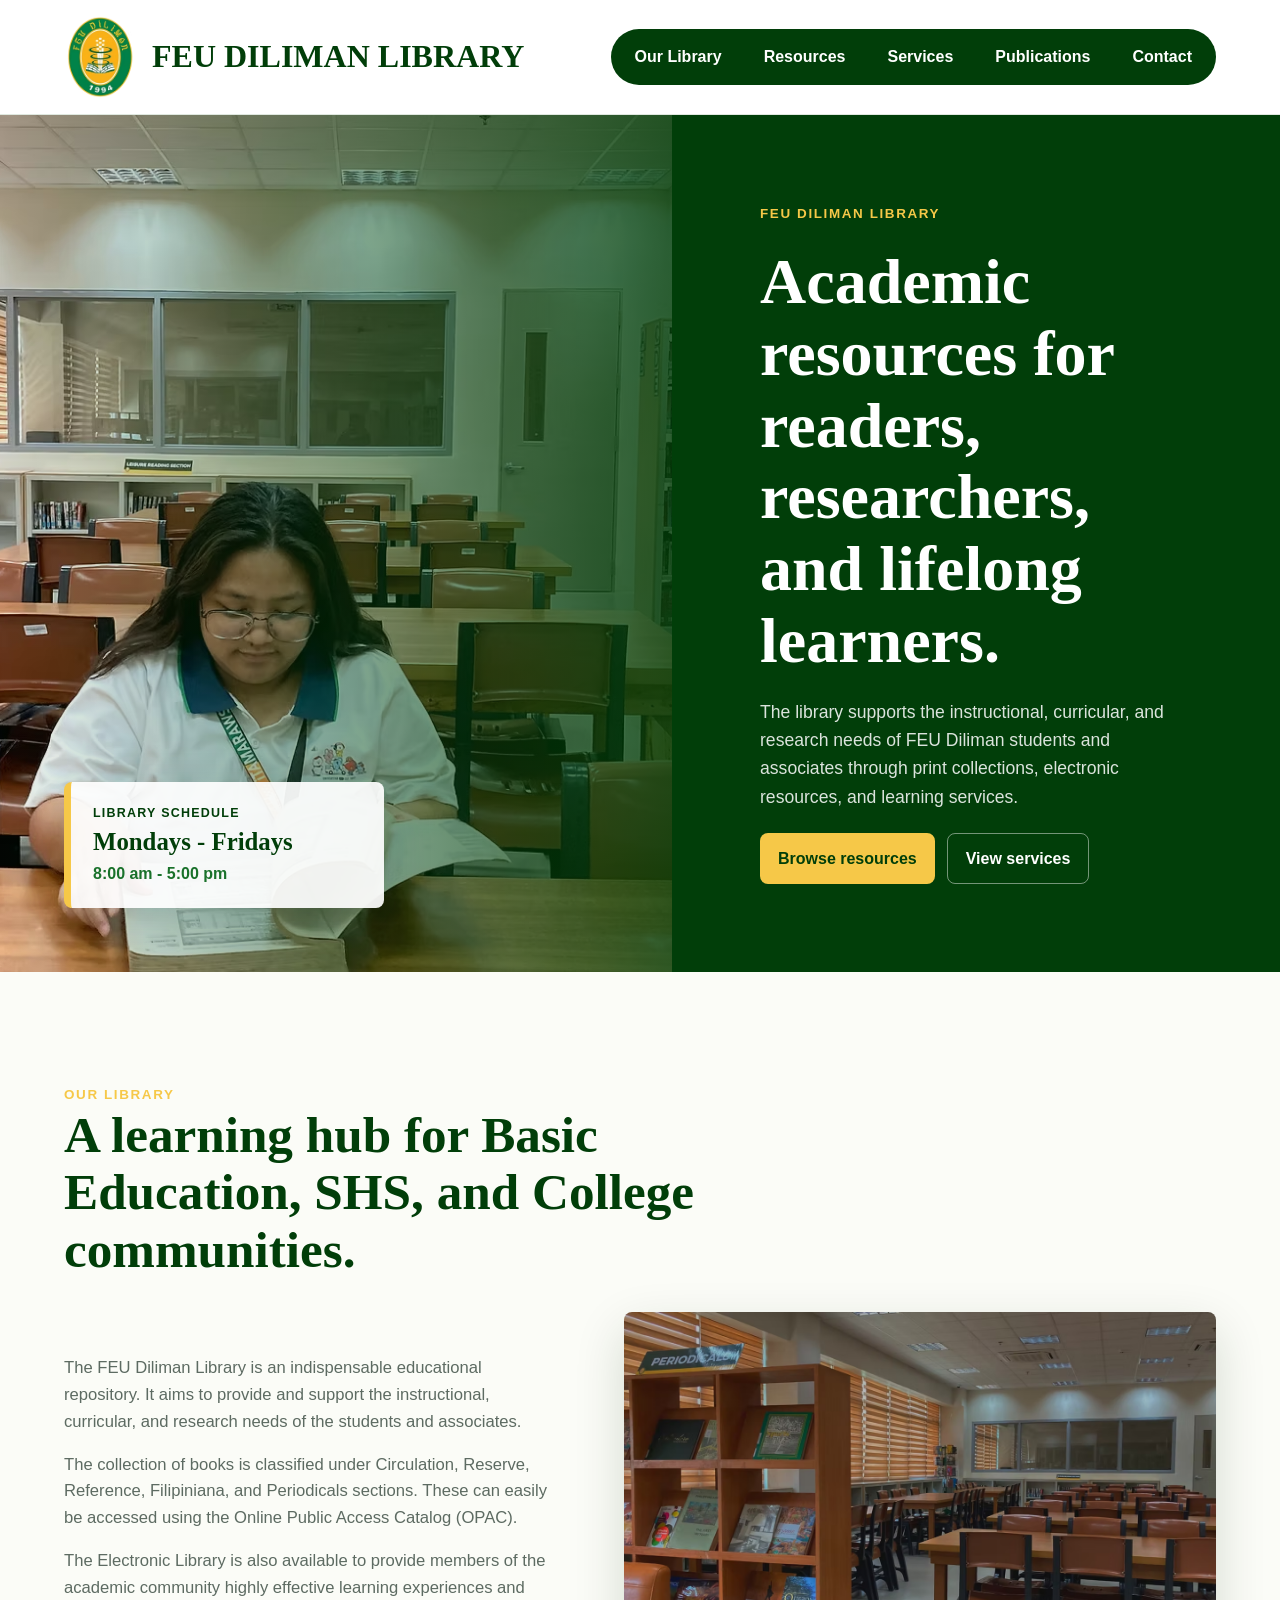
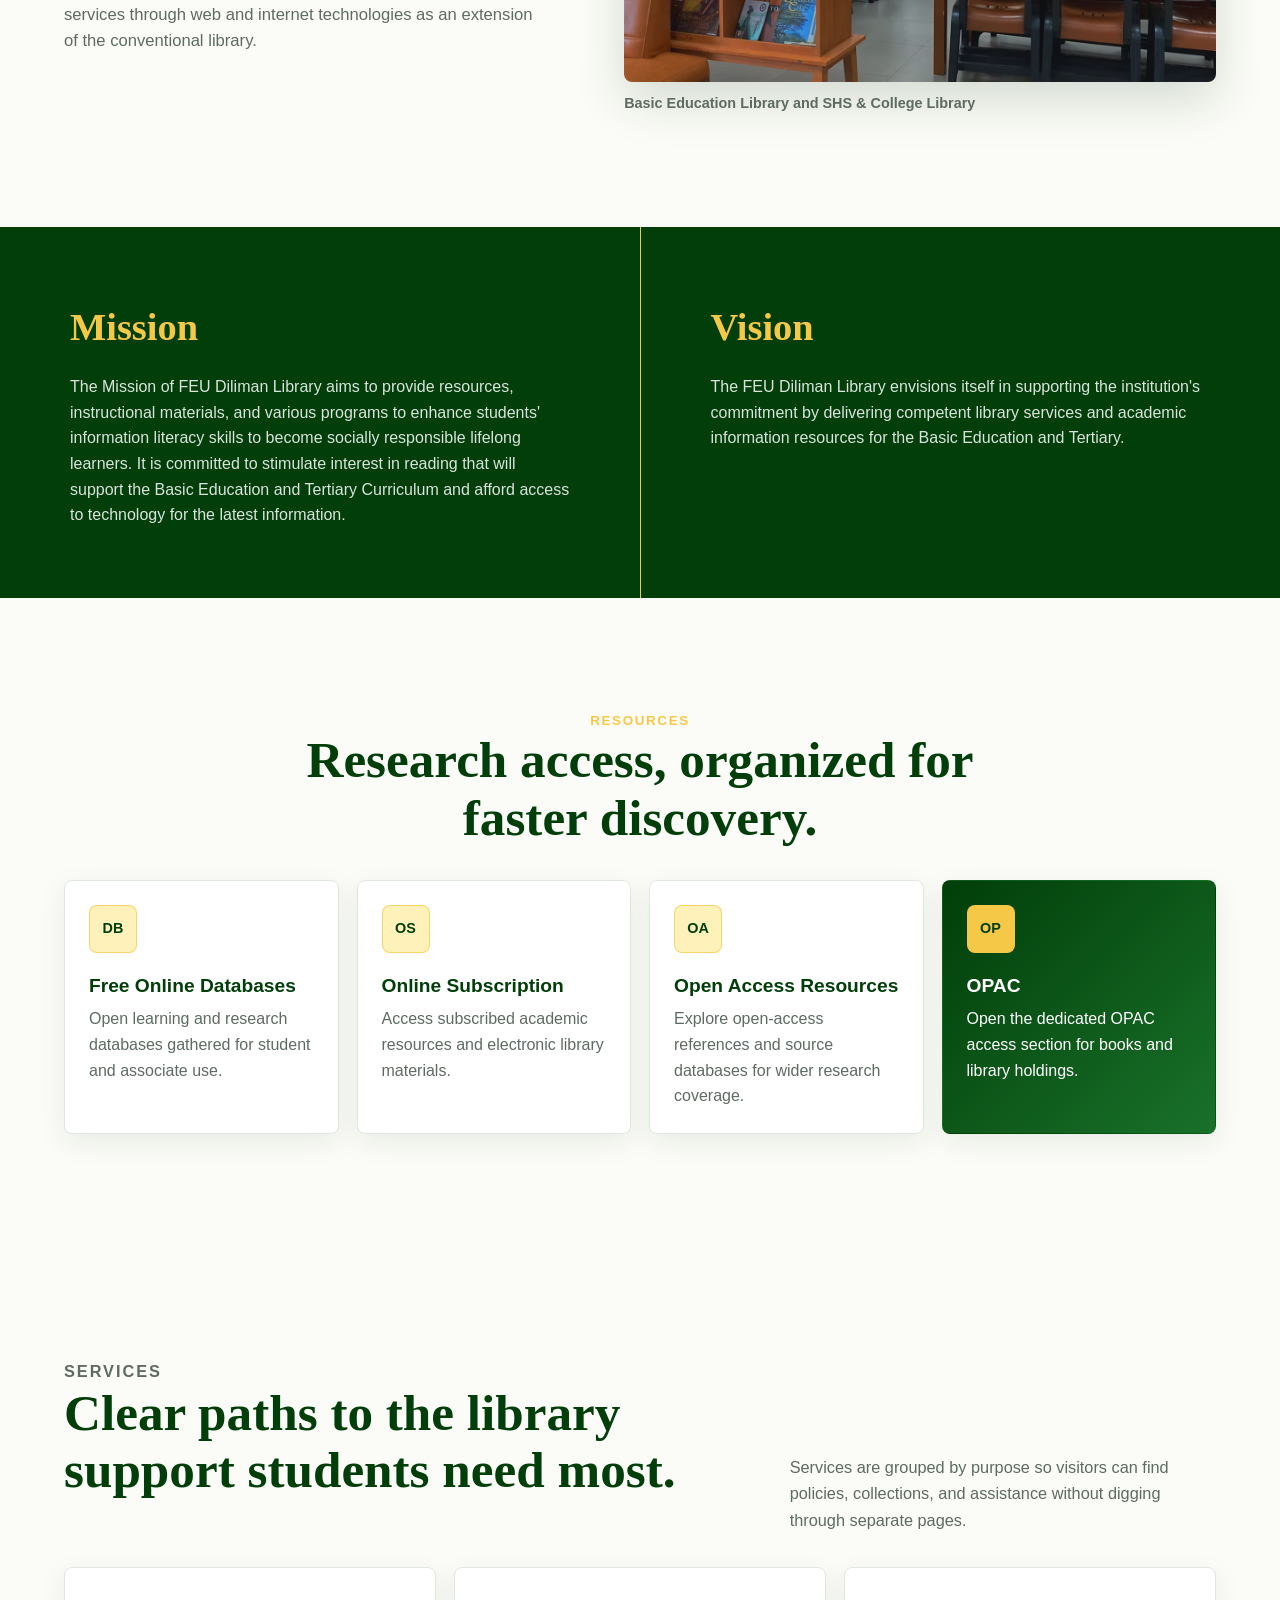
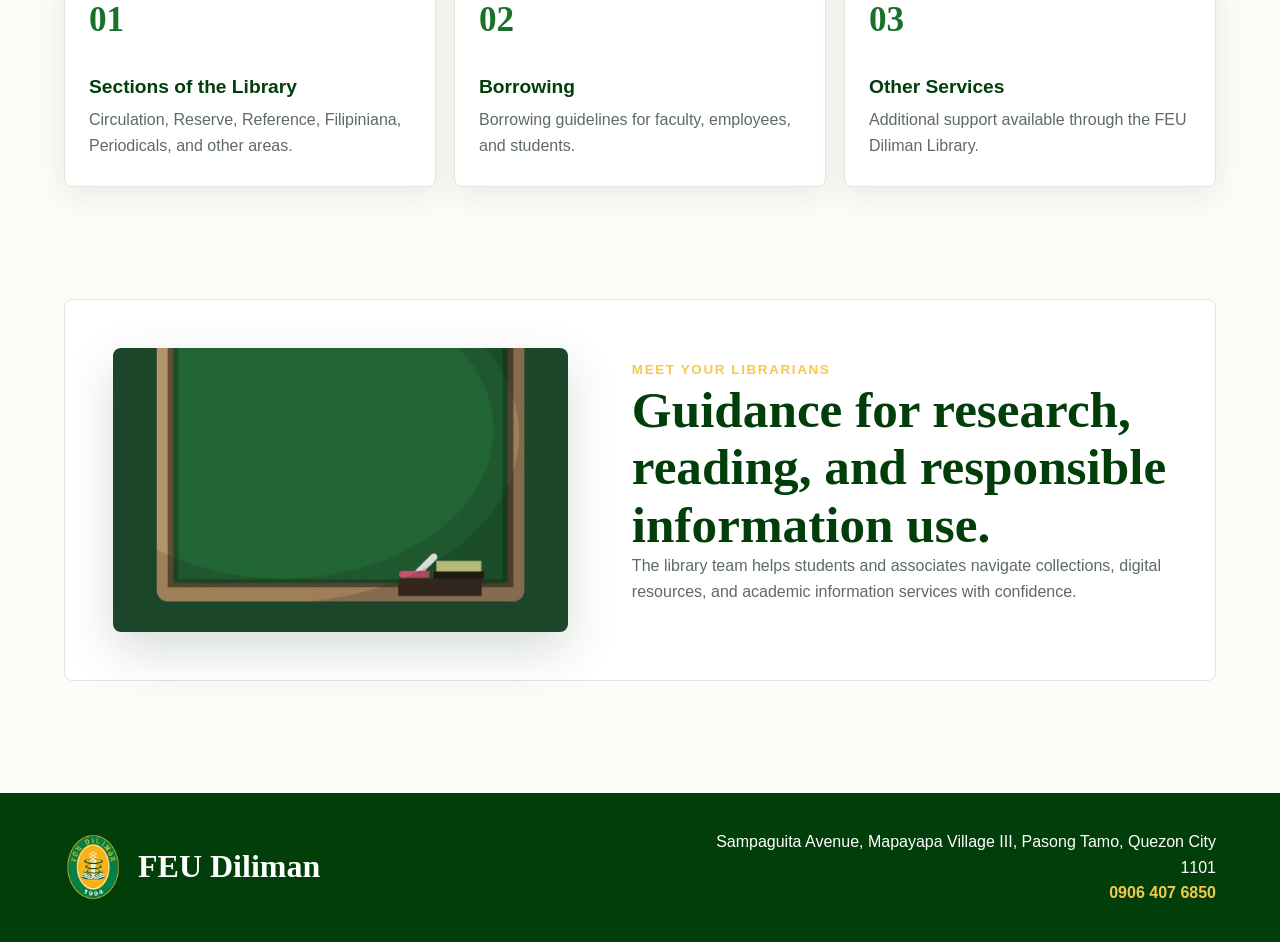
<file: index.html>
<!doctype html>
<html lang="en">
  <head>
    <meta charset="utf-8">
    <meta name="viewport" content="width=device-width, initial-scale=1">
    <title>FEU Diliman Library</title>
    <meta name="description" content="FEU Diliman Library resources, services, schedule, mission, and contact information.">
    <link rel="icon" type="image/svg+xml" href="favicon.svg">
    <link rel="stylesheet" href="styles.css">
  </head>
  <body>
    <header class="site-header">
      <a class="brand" href="index.html#top" aria-label="FEU Diliman Library home">
        <img src="assets/feu-logo.avif" alt="FEU Diliman logo" width="82" height="93">
        <span>FEU Diliman Library</span>
      </a>

      <button class="nav-toggle" type="button" aria-expanded="false" aria-controls="site-nav">
        <span class="sr-only">Open navigation</span>
        <span></span>
        <span></span>
        <span></span>
      </button>

      <nav class="site-nav" id="site-nav" aria-label="Primary navigation">
        <a href="index.html#about">Our Library</a>
        <div class="nav-group">
          <a class="nav-parent" href="resources.html">Resources</a>
          <div class="nav-submenu" aria-label="Resources pages">
            <a href="free-online-databases.html">Free Online Databases</a>
            <a href="online-subscription.html">Online Subscription</a>
            <a href="open-source-databases.html">Open Access Resources</a>
          </div>
        </div>
        <div class="nav-group">
          <a class="nav-parent" href="services.html">Services</a>
          <div class="nav-submenu" aria-label="Services pages">
            <a href="sections-of-the-library.html">Library Sections</a>
            <a href="borrowing.html">Borrowing</a>
            <a href="other-services.html">Other Services</a>
          </div>
        </div>
        <a href="publications.html">Publications</a>
        <a href="index.html#contact">Contact</a>
      </nav>
    </header>

    <main id="top">
      <section class="hero" aria-labelledby="hero-title">
        <div class="hero-media">
          <img src="assets/library-hero.avif" alt="FEU Diliman Library interior">
        </div>
        <div class="hero-copy">
          <p class="eyebrow">FEU Diliman Library</p>
          <h1 id="hero-title">Academic resources for readers, researchers, and lifelong learners.</h1>
          <p>
            The library supports the instructional, curricular, and research needs of FEU Diliman
            students and associates through print collections, electronic resources, and learning services.
          </p>
          <div class="hero-actions" aria-label="Quick actions">
            <a class="button primary" href="resources.html">Browse resources</a>
            <a class="button secondary" href="services.html">View services</a>
          </div>
        </div>
        <aside class="schedule-card" aria-label="Library schedule">
          <span>Library Schedule</span>
          <strong>Mondays - Fridays</strong>
          <em>8:00 am - 5:00 pm</em>
        </aside>
      </section>

      <section class="section intro" id="about" aria-labelledby="about-title">
        <div class="section-heading">
          <p class="eyebrow">Our Library</p>
          <h2 id="about-title">A learning hub for Basic Education, SHS, and College communities.</h2>
        </div>
        <div class="intro-grid">
          <article>
            <p>
              The FEU Diliman Library is an indispensable educational repository. It aims to provide
              and support the instructional, curricular, and research needs of the students and associates.
            </p>
            <p>
              The collection of books is classified under Circulation, Reserve, Reference, Filipiniana,
              and Periodicals sections. These can easily be accessed using the Online Public Access
              Catalog (OPAC).
            </p>
            <p>
              The Electronic Library is also available to provide members of the academic community highly
              effective learning experiences and services through web and internet technologies as an
              extension of the conventional library.
            </p>
          </article>
          <figure>
            <img src="assets/library-spaces.avif" alt="Library shelves and study areas">
            <figcaption>Basic Education Library and SHS & College Library</figcaption>
          </figure>
        </div>
      </section>

      <section class="band" aria-label="Mission and vision">
        <article>
          <span>Mission</span>
          <p>
            The Mission of FEU Diliman Library aims to provide resources, instructional materials, and
            various programs to enhance students' information literacy skills to become socially responsible
            lifelong learners. It is committed to stimulate interest in reading that will support the Basic
            Education and Tertiary Curriculum and afford access to technology for the latest information.
          </p>
        </article>
        <article>
          <span>Vision</span>
          <p>
            The FEU Diliman Library envisions itself in supporting the institution's commitment by delivering
            competent library services and academic information resources for the Basic Education and Tertiary.
          </p>
        </article>
      </section>

      <section class="section resources" id="resources" aria-labelledby="resources-title">
        <div class="section-heading center">
          <p class="eyebrow">Resources</p>
          <h2 id="resources-title">Research access, organized for faster discovery.</h2>
        </div>
        <div class="cards three">
          <a class="card link-card" href="free-online-databases.html">
            <span class="card-icon">DB</span>
            <h3>Free Online Databases</h3>
            <p>Open learning and research databases gathered for student and associate use.</p>
          </a>
          <a class="card link-card" href="online-subscription.html">
            <span class="card-icon">OS</span>
            <h3>Online Subscription</h3>
            <p>Access subscribed academic resources and electronic library materials.</p>
          </a>
          <a class="card link-card" href="open-source-databases.html">
            <span class="card-icon">OA</span>
            <h3>Open Access Resources</h3>
            <p>Explore open-access references and source databases for wider research coverage.</p>
          </a>
          <a class="card link-card opac" href="resources.html#opac">
            <span class="card-icon">OP</span>
            <h3>OPAC</h3>
            <p>Open the dedicated OPAC access section for books and library holdings.</p>
          </a>
        </div>
      </section>

      <section class="section services" id="services" aria-labelledby="services-title">
        <div class="split">
          <div class="section-heading">
            <p class="eyebrow">Services</p>
            <h2 id="services-title">Clear paths to the library support students need most.</h2>
          </div>
          <p>
            Services are grouped by purpose so visitors can find policies, collections, and assistance
            without digging through separate pages.
          </p>
        </div>
        <div class="cards">
          <a class="card service-card" href="sections-of-the-library.html">
            <span>01</span>
            <h3>Sections of the Library</h3>
            <p>Circulation, Reserve, Reference, Filipiniana, Periodicals, and other areas.</p>
          </a>
          <a class="card service-card" href="borrowing.html">
            <span>02</span>
            <h3>Borrowing</h3>
            <p>Borrowing guidelines for faculty, employees, and students.</p>
          </a>
          <a class="card service-card" href="other-services.html">
            <span>03</span>
            <h3>Other Services</h3>
            <p>Additional support available through the FEU Diliman Library.</p>
          </a>
        </div>
      </section>

      <section class="feature-panel" aria-labelledby="librarians-title">
        <img src="assets/library-study.avif" alt="Library reading and study area">
        <div>
          <p class="eyebrow">Meet your Librarians</p>
          <h2 id="librarians-title">Guidance for research, reading, and responsible information use.</h2>
          <p>
            The library team helps students and associates navigate collections, digital resources,
            and academic information services with confidence.
          </p>
        </div>
      </section>
    </main>

    <footer class="site-footer" id="contact">
      <div>
        <img src="assets/feu-logo.avif" alt="" width="58" height="66">
        <h2>FEU Diliman</h2>
      </div>
      <address>
        Sampaguita Avenue, Mapayapa Village III, Pasong Tamo, Quezon City 1101<br>
        <a href="tel:+639064076850">0906 407 6850</a>
      </address>
    </footer>

    <script src="script.js"></script>
  </body>
</html>
</file>
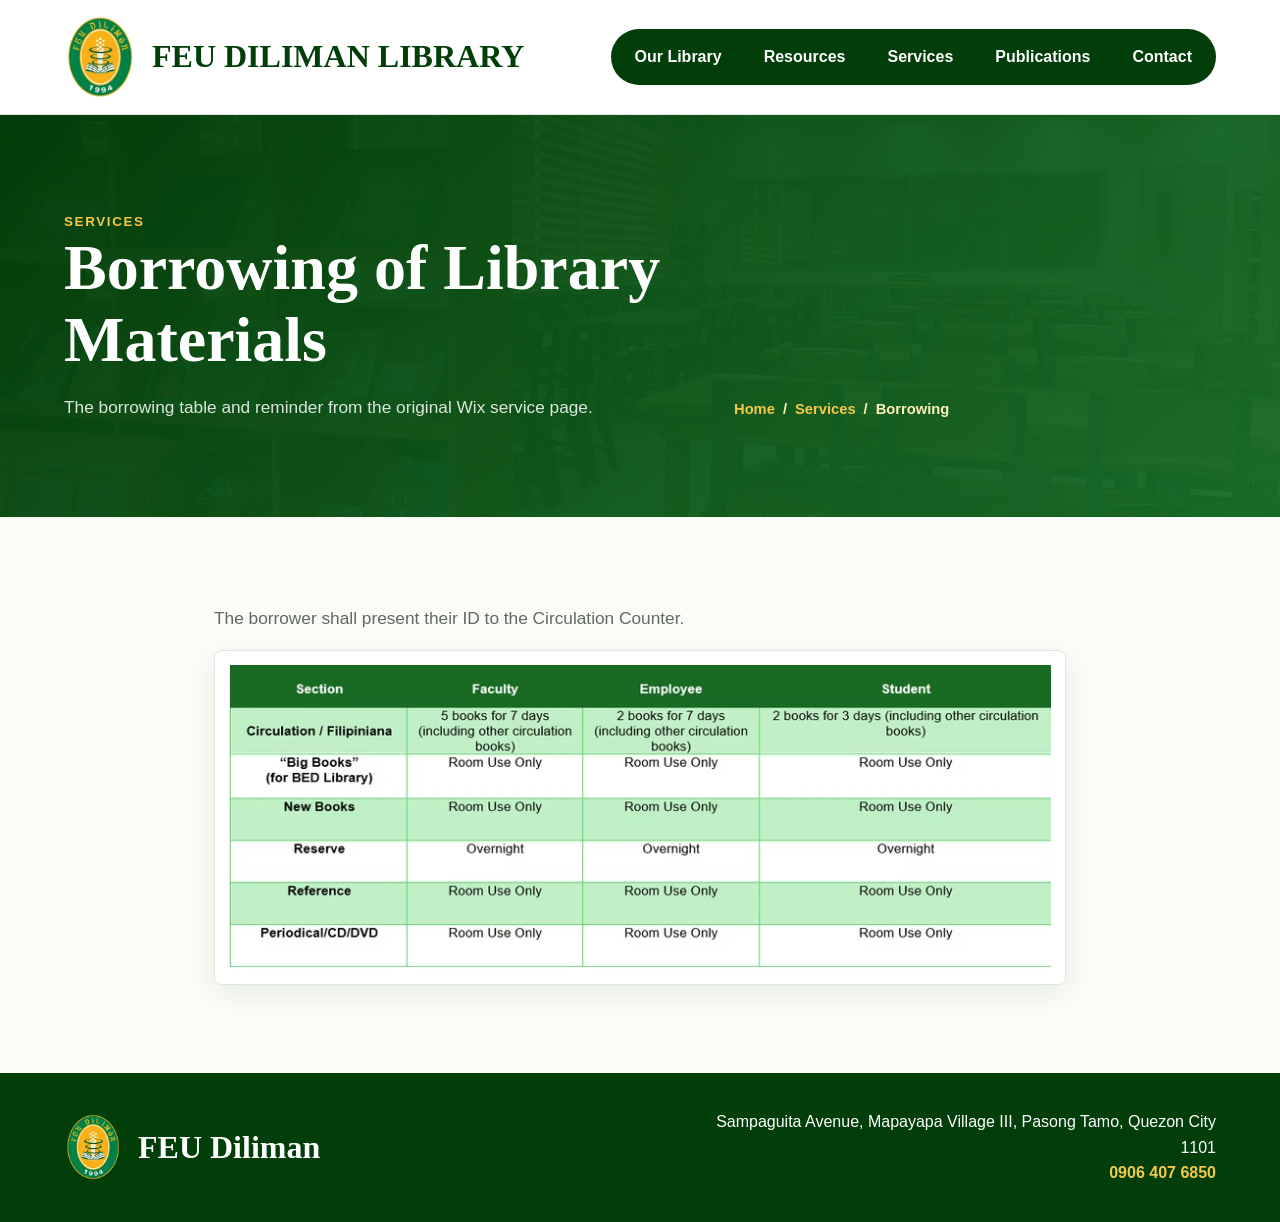
<file: borrowing.html>
<!doctype html>
<html lang="en">
  <head>
    <meta charset="utf-8">
    <meta name="viewport" content="width=device-width, initial-scale=1">
    <title>Borrowing | FEU Diliman Library</title>
    <meta name="description" content="Borrowing of library materials at FEU Diliman Library.">
    <link rel="icon" type="image/svg+xml" href="favicon.svg">
    <link rel="stylesheet" href="styles.css">
  </head>
  <body>
    <header class="site-header">
      <a class="brand" href="index.html#top" aria-label="FEU Diliman Library home">
        <img src="assets/feu-logo.avif" alt="FEU Diliman logo" width="82" height="93">
        <span>FEU Diliman Library</span>
      </a>
      <button class="nav-toggle" type="button" aria-expanded="false" aria-controls="site-nav">
        <span class="sr-only">Open navigation</span><span></span><span></span><span></span>
      </button>
      <nav class="site-nav" id="site-nav" aria-label="Primary navigation">
        <a href="index.html#about">Our Library</a>
        <div class="nav-group">
          <a class="nav-parent" href="resources.html">Resources</a>
          <div class="nav-submenu" aria-label="Resources pages">
            <a href="free-online-databases.html">Free Online Databases</a>
            <a href="online-subscription.html">Online Subscription</a>
            <a href="open-source-databases.html">Open Access Resources</a>
          </div>
        </div>
        <div class="nav-group">
          <a class="nav-parent" href="services.html">Services</a>
          <div class="nav-submenu" aria-label="Services pages">
            <a href="sections-of-the-library.html">Library Sections</a>
            <a href="borrowing.html">Borrowing</a>
            <a href="other-services.html">Other Services</a>
          </div>
        </div>
        <a href="publications.html">Publications</a>
        <a href="index.html#contact">Contact</a>
      </nav>
    </header>

    <main>
      <section class="page-hero">
        <div>
          <p class="eyebrow">Services</p>
          <h1>Borrowing of Library Materials</h1>
          <p>The borrowing table and reminder from the original Wix service page.</p>
        </div>
        <nav class="crumbs" aria-label="Breadcrumb">
          <a href="index.html">Home</a><span>/</span><a href="services.html">Services</a><span>/</span><span>Borrowing</span>
        </nav>
      </section>

      <section class="page-section narrow">
        <p class="lead">The borrower shall present their ID to the Circulation Counter.</p>
        <div class="media-table" aria-label="Borrowing table image from source page">
          <img src="assets/borrowing-table.avif" alt="Borrowing table for faculty, employees, and students">
        </div>
      </section>
    </main>

    <footer class="site-footer" id="contact">
      <div><img src="assets/feu-logo.avif" alt="" width="58" height="66"><h2>FEU Diliman</h2></div>
      <address>Sampaguita Avenue, Mapayapa Village III, Pasong Tamo, Quezon City 1101<br><a href="tel:+639064076850">0906 407 6850</a></address>
    </footer>
    <script src="script.js"></script>
  </body>
</html>
</file>
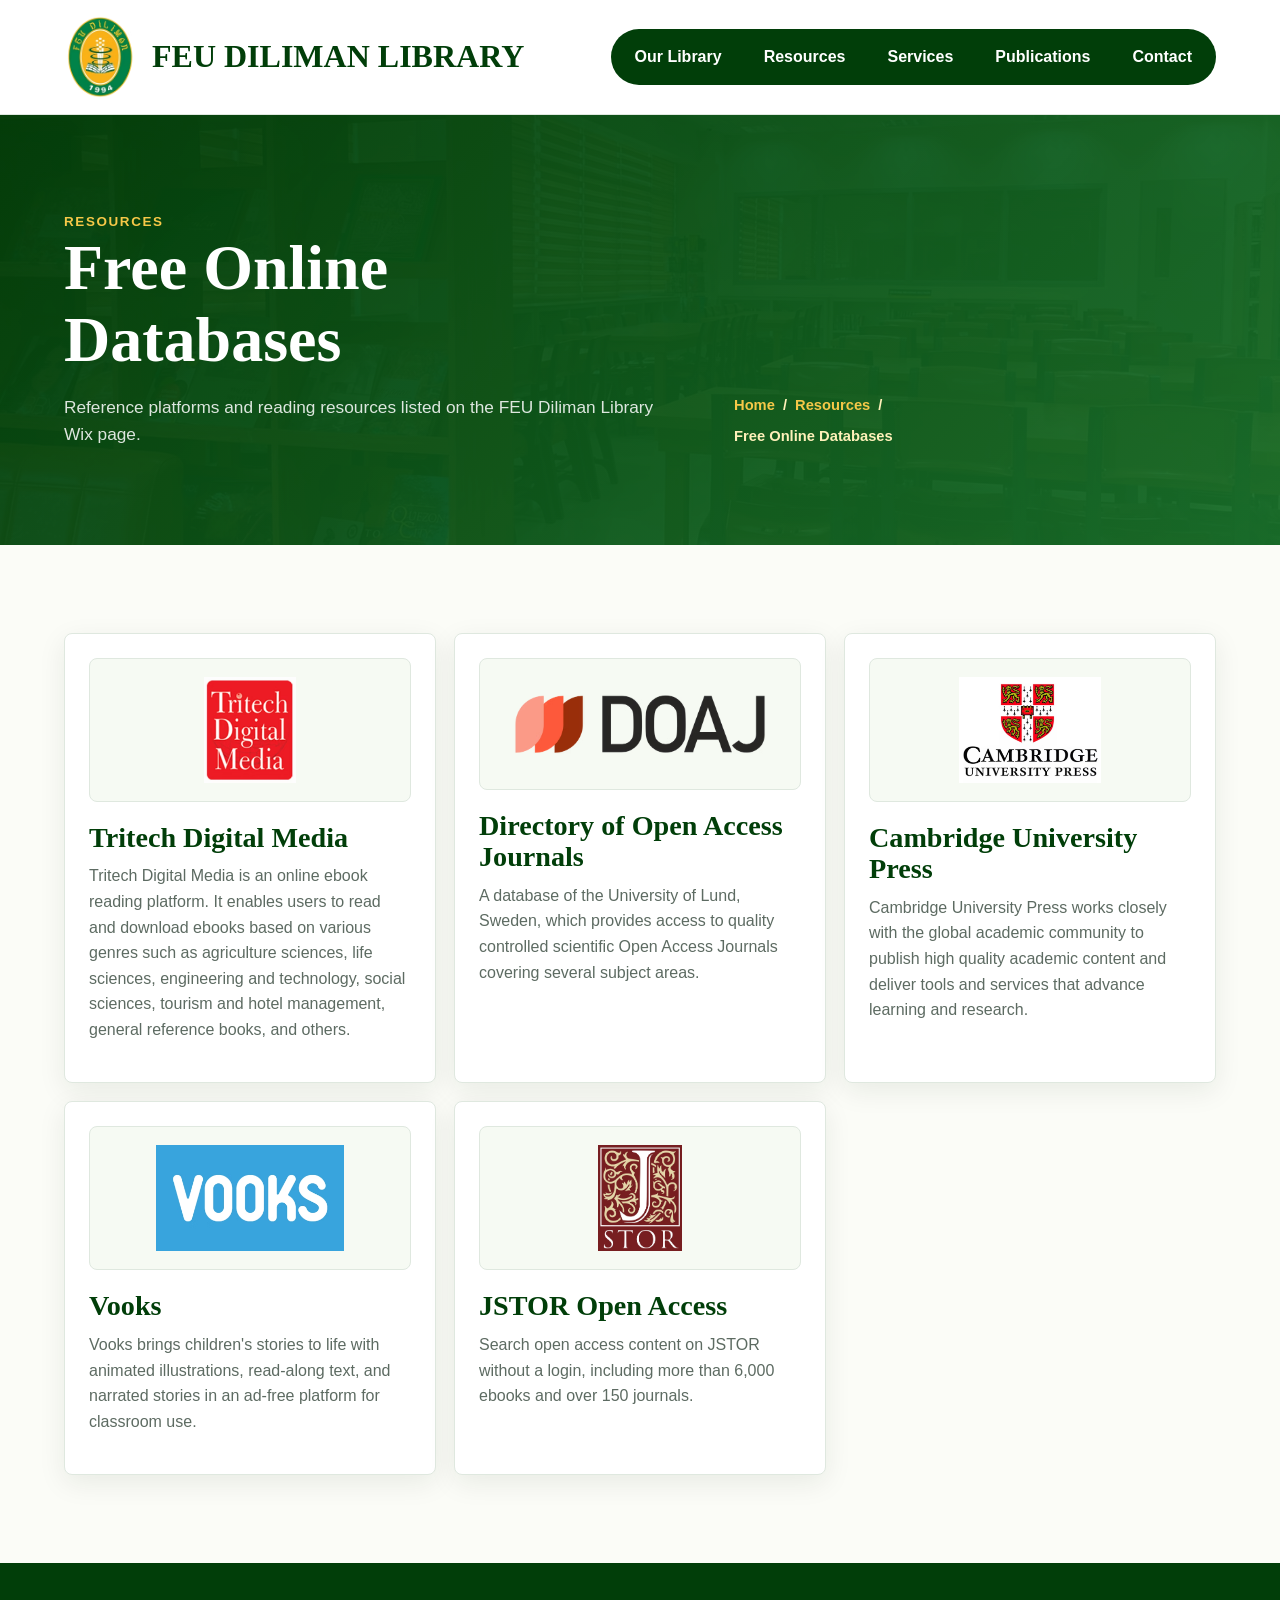
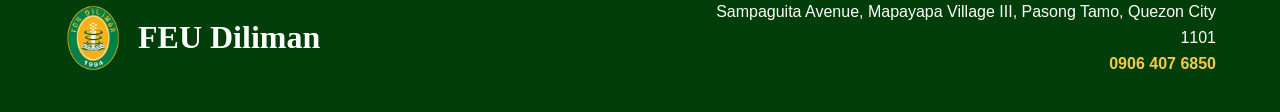
<file: free-online-databases.html>
<!doctype html>
<html lang="en">
  <head>
    <meta charset="utf-8">
    <meta name="viewport" content="width=device-width, initial-scale=1">
    <title>Free Online Databases | FEU Diliman Library</title>
    <meta name="description" content="Free online databases from the FEU Diliman Library Wix resource page.">
    <link rel="icon" type="image/svg+xml" href="favicon.svg">
    <link rel="stylesheet" href="styles.css">
  </head>
  <body>
    <header class="site-header">
      <a class="brand" href="index.html#top" aria-label="FEU Diliman Library home">
        <img src="assets/feu-logo.avif" alt="FEU Diliman logo" width="82" height="93">
        <span>FEU Diliman Library</span>
      </a>
      <button class="nav-toggle" type="button" aria-expanded="false" aria-controls="site-nav">
        <span class="sr-only">Open navigation</span><span></span><span></span><span></span>
      </button>
      <nav class="site-nav" id="site-nav" aria-label="Primary navigation">
        <a href="index.html#about">Our Library</a>
        <div class="nav-group">
          <a class="nav-parent" href="resources.html">Resources</a>
          <div class="nav-submenu" aria-label="Resources pages">
            <a href="free-online-databases.html">Free Online Databases</a>
            <a href="online-subscription.html">Online Subscription</a>
            <a href="open-source-databases.html">Open Access Resources</a>
          </div>
        </div>
        <div class="nav-group">
          <a class="nav-parent" href="services.html">Services</a>
          <div class="nav-submenu" aria-label="Services pages">
            <a href="sections-of-the-library.html">Library Sections</a>
            <a href="borrowing.html">Borrowing</a>
            <a href="other-services.html">Other Services</a>
          </div>
        </div>
        <a href="publications.html">Publications</a>
        <a href="index.html#contact">Contact</a>
      </nav>
    </header>

    <main>
      <section class="page-hero">
        <div>
          <p class="eyebrow">Resources</p>
          <h1>Free Online Databases</h1>
          <p>Reference platforms and reading resources listed on the FEU Diliman Library Wix page.</p>
        </div>
        <nav class="crumbs" aria-label="Breadcrumb">
          <a href="index.html">Home</a><span>/</span><a href="resources.html">Resources</a><span>/</span><span>Free Online Databases</span>
        </nav>
      </section>

      <section class="page-section">
        <div class="resource-grid">
          <article class="resource-item">
            <div class="resource-logo"><img src="assets/resource-tritech.avif" alt="Tritech Digital Media logo"></div>
            <h2>Tritech Digital Media</h2>
            <p>Tritech Digital Media is an online ebook reading platform. It enables users to read and download ebooks based on various genres such as agriculture sciences, life sciences, engineering and technology, social sciences, tourism and hotel management, general reference books, and others.</p>
          </article>
          <article class="resource-item">
            <div class="resource-logo"><img src="assets/resource-doaj.avif" alt="Directory of Open Access Journals logo"></div>
            <h2>Directory of Open Access Journals</h2>
            <p>A database of the University of Lund, Sweden, which provides access to quality controlled scientific Open Access Journals covering several subject areas.</p>
          </article>
          <article class="resource-item">
            <div class="resource-logo"><img src="assets/resource-cambridge.avif" alt="Cambridge University Press logo"></div>
            <h2>Cambridge University Press</h2>
            <p>Cambridge University Press works closely with the global academic community to publish high quality academic content and deliver tools and services that advance learning and research.</p>
          </article>
          <article class="resource-item">
            <div class="resource-logo"><img src="assets/resource-vooks.avif" alt="Vooks logo"></div>
            <h2>Vooks</h2>
            <p>Vooks brings children's stories to life with animated illustrations, read-along text, and narrated stories in an ad-free platform for classroom use.</p>
          </article>
          <article class="resource-item">
            <div class="resource-logo"><img src="assets/resource-jstor.avif" alt="JSTOR logo"></div>
            <h2>JSTOR Open Access</h2>
            <p>Search open access content on JSTOR without a login, including more than 6,000 ebooks and over 150 journals.</p>
          </article>
        </div>
      </section>
    </main>

    <footer class="site-footer" id="contact">
      <div><img src="assets/feu-logo.avif" alt="" width="58" height="66"><h2>FEU Diliman</h2></div>
      <address>Sampaguita Avenue, Mapayapa Village III, Pasong Tamo, Quezon City 1101<br><a href="tel:+639064076850">0906 407 6850</a></address>
    </footer>
    <script src="script.js"></script>
  </body>
</html>
</file>
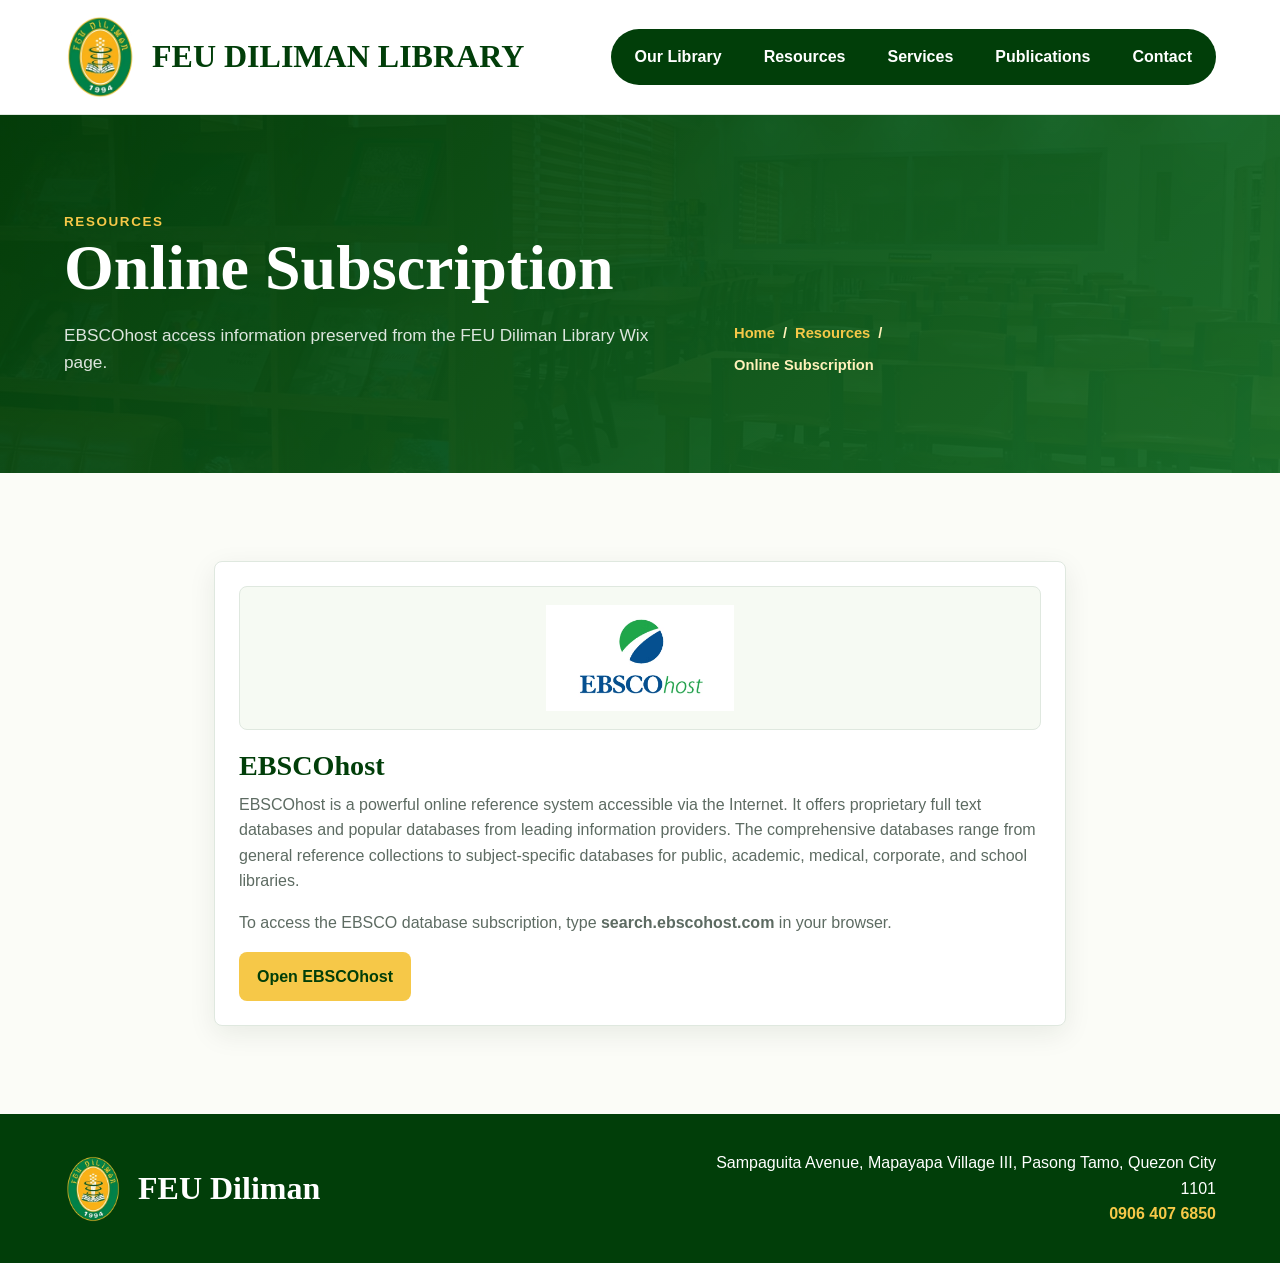
<file: online-subscription.html>
<!doctype html>
<html lang="en">
  <head>
    <meta charset="utf-8">
    <meta name="viewport" content="width=device-width, initial-scale=1">
    <title>Online Subscription | FEU Diliman Library</title>
    <meta name="description" content="EBSCOhost online subscription access information for FEU Diliman Library.">
    <link rel="icon" type="image/svg+xml" href="favicon.svg">
    <link rel="stylesheet" href="styles.css">
  </head>
  <body>
    <header class="site-header">
      <a class="brand" href="index.html#top" aria-label="FEU Diliman Library home">
        <img src="assets/feu-logo.avif" alt="FEU Diliman logo" width="82" height="93">
        <span>FEU Diliman Library</span>
      </a>
      <button class="nav-toggle" type="button" aria-expanded="false" aria-controls="site-nav">
        <span class="sr-only">Open navigation</span><span></span><span></span><span></span>
      </button>
      <nav class="site-nav" id="site-nav" aria-label="Primary navigation">
        <a href="index.html#about">Our Library</a>
        <div class="nav-group">
          <a class="nav-parent" href="resources.html">Resources</a>
          <div class="nav-submenu" aria-label="Resources pages">
            <a href="free-online-databases.html">Free Online Databases</a>
            <a href="online-subscription.html">Online Subscription</a>
            <a href="open-source-databases.html">Open Access Resources</a>
          </div>
        </div>
        <div class="nav-group">
          <a class="nav-parent" href="services.html">Services</a>
          <div class="nav-submenu" aria-label="Services pages">
            <a href="sections-of-the-library.html">Library Sections</a>
            <a href="borrowing.html">Borrowing</a>
            <a href="other-services.html">Other Services</a>
          </div>
        </div>
        <a href="publications.html">Publications</a>
        <a href="index.html#contact">Contact</a>
      </nav>
    </header>

    <main>
      <section class="page-hero">
        <div>
          <p class="eyebrow">Resources</p>
          <h1>Online Subscription</h1>
          <p>EBSCOhost access information preserved from the FEU Diliman Library Wix page.</p>
        </div>
        <nav class="crumbs" aria-label="Breadcrumb">
          <a href="index.html">Home</a><span>/</span><a href="resources.html">Resources</a><span>/</span><span>Online Subscription</span>
        </nav>
      </section>

      <section class="page-section narrow">
        <article class="resource-item">
          <div class="resource-logo"><img src="assets/resource-ebsco.avif" alt="EBSCOhost logo"></div>
          <h2>EBSCOhost</h2>
          <p>
            EBSCOhost is a powerful online reference system accessible via the Internet. It offers
            proprietary full text databases and popular databases from leading information providers.
            The comprehensive databases range from general reference collections to subject-specific
            databases for public, academic, medical, corporate, and school libraries.
          </p>
          <p>To access the EBSCO database subscription, type <strong>search.ebscohost.com</strong> in your browser.</p>
          <a class="button primary" href="http://search.ebscohost.com/" target="_blank" rel="noopener">Open EBSCOhost</a>
        </article>
      </section>
    </main>

    <footer class="site-footer" id="contact">
      <div><img src="assets/feu-logo.avif" alt="" width="58" height="66"><h2>FEU Diliman</h2></div>
      <address>Sampaguita Avenue, Mapayapa Village III, Pasong Tamo, Quezon City 1101<br><a href="tel:+639064076850">0906 407 6850</a></address>
    </footer>
    <script src="script.js"></script>
  </body>
</html>
</file>
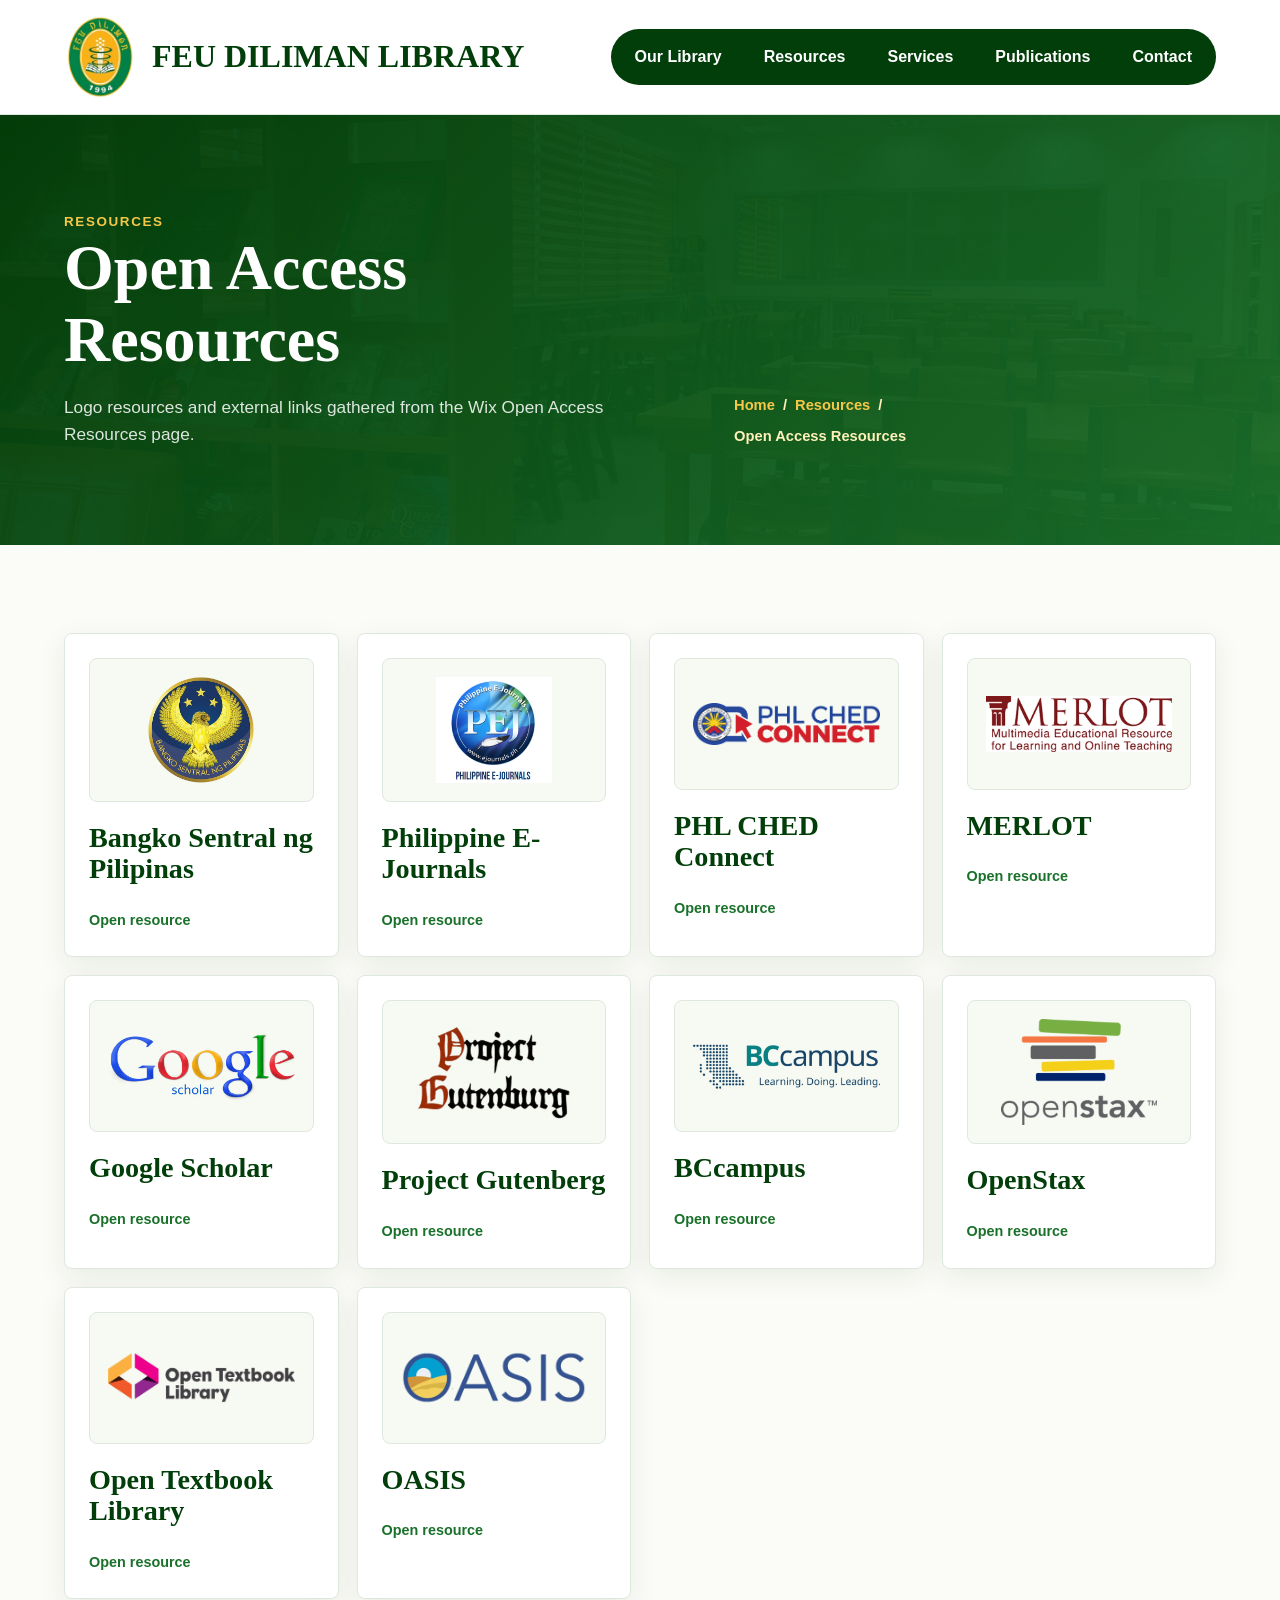
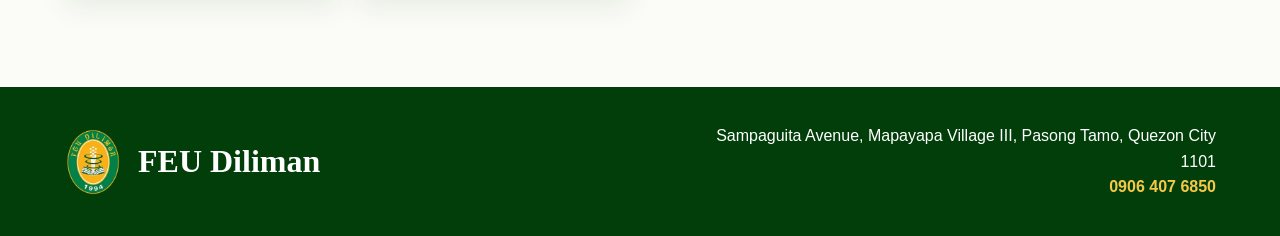
<file: open-source-databases.html>
<!doctype html>
<html lang="en">
  <head>
    <meta charset="utf-8">
    <meta name="viewport" content="width=device-width, initial-scale=1">
    <title>Open Access Resources | FEU Diliman Library</title>
    <meta name="description" content="Open access resources linked from the FEU Diliman Library Wix page.">
    <link rel="icon" type="image/svg+xml" href="favicon.svg">
    <link rel="stylesheet" href="styles.css">
  </head>
  <body>
    <header class="site-header">
      <a class="brand" href="index.html#top" aria-label="FEU Diliman Library home">
        <img src="assets/feu-logo.avif" alt="FEU Diliman logo" width="82" height="93">
        <span>FEU Diliman Library</span>
      </a>
      <button class="nav-toggle" type="button" aria-expanded="false" aria-controls="site-nav">
        <span class="sr-only">Open navigation</span><span></span><span></span><span></span>
      </button>
      <nav class="site-nav" id="site-nav" aria-label="Primary navigation">
        <a href="index.html#about">Our Library</a>
        <div class="nav-group">
          <a class="nav-parent" href="resources.html">Resources</a>
          <div class="nav-submenu" aria-label="Resources pages">
            <a href="free-online-databases.html">Free Online Databases</a>
            <a href="online-subscription.html">Online Subscription</a>
            <a href="open-source-databases.html">Open Access Resources</a>
          </div>
        </div>
        <div class="nav-group">
          <a class="nav-parent" href="services.html">Services</a>
          <div class="nav-submenu" aria-label="Services pages">
            <a href="sections-of-the-library.html">Library Sections</a>
            <a href="borrowing.html">Borrowing</a>
            <a href="other-services.html">Other Services</a>
          </div>
        </div>
        <a href="publications.html">Publications</a>
        <a href="index.html#contact">Contact</a>
      </nav>
    </header>

    <main>
      <section class="page-hero">
        <div>
          <p class="eyebrow">Resources</p>
          <h1>Open Access Resources</h1>
          <p>Logo resources and external links gathered from the Wix Open Access Resources page.</p>
        </div>
        <nav class="crumbs" aria-label="Breadcrumb">
          <a href="index.html">Home</a><span>/</span><a href="resources.html">Resources</a><span>/</span><span>Open Access Resources</span>
        </nav>
      </section>

      <section class="page-section">
        <div class="resource-grid wide">
          <a class="resource-item" href="https://www.bsp.gov.ph/SitePages/Default.aspx" target="_blank" rel="noopener">
            <div class="resource-logo"><img src="assets/open-bsp.avif" alt="Bangko Sentral ng Pilipinas logo"></div>
            <h2>Bangko Sentral ng Pilipinas</h2><span class="external-note">Open resource</span>
          </a>
          <a class="resource-item" href="https://ejournals.ph/" target="_blank" rel="noopener">
            <div class="resource-logo"><img src="assets/open-ejournals.avif" alt="Philippine E-Journals logo"></div>
            <h2>Philippine E-Journals</h2><span class="external-note">Open resource</span>
          </a>
          <a class="resource-item" href="https://phlconnect.ched.gov.ph/home" target="_blank" rel="noopener">
            <div class="resource-logo"><img src="assets/open-phlconnect.avif" alt="PHL CHED Connect logo"></div>
            <h2>PHL CHED Connect</h2><span class="external-note">Open resource</span>
          </a>
          <a class="resource-item" href="https://www.merlot.org/merlot/index.htm" target="_blank" rel="noopener">
            <div class="resource-logo"><img src="assets/open-merlot.avif" alt="MERLOT logo"></div>
            <h2>MERLOT</h2><span class="external-note">Open resource</span>
          </a>
          <a class="resource-item" href="https://scholar.google.com/" target="_blank" rel="noopener">
            <div class="resource-logo"><img src="assets/open-scholar.avif" alt="Google Scholar logo"></div>
            <h2>Google Scholar</h2><span class="external-note">Open resource</span>
          </a>
          <a class="resource-item" href="https://gutenberg.org/" target="_blank" rel="noopener">
            <div class="resource-logo"><img src="assets/open-gutenberg.avif" alt="Project Gutenberg logo"></div>
            <h2>Project Gutenberg</h2><span class="external-note">Open resource</span>
          </a>
          <a class="resource-item" href="https://bccampus.ca/" target="_blank" rel="noopener">
            <div class="resource-logo"><img src="assets/open-bccampus.avif" alt="BCcampus logo"></div>
            <h2>BCcampus</h2><span class="external-note">Open resource</span>
          </a>
          <a class="resource-item" href="https://openstax.org/" target="_blank" rel="noopener">
            <div class="resource-logo"><img src="assets/open-openstax.avif" alt="OpenStax logo"></div>
            <h2>OpenStax</h2><span class="external-note">Open resource</span>
          </a>
          <a class="resource-item" href="https://open.umn.edu/opentextbooks" target="_blank" rel="noopener">
            <div class="resource-logo"><img src="assets/open-minnesota.avif" alt="Open Textbook Library logo"></div>
            <h2>Open Textbook Library</h2><span class="external-note">Open resource</span>
          </a>
          <a class="resource-item" href="https://oasis.geneseo.edu/index.php" target="_blank" rel="noopener">
            <div class="resource-logo"><img src="assets/open-oasis.avif" alt="OASIS logo"></div>
            <h2>OASIS</h2><span class="external-note">Open resource</span>
          </a>
        </div>
      </section>
    </main>

    <footer class="site-footer" id="contact">
      <div><img src="assets/feu-logo.avif" alt="" width="58" height="66"><h2>FEU Diliman</h2></div>
      <address>Sampaguita Avenue, Mapayapa Village III, Pasong Tamo, Quezon City 1101<br><a href="tel:+639064076850">0906 407 6850</a></address>
    </footer>
    <script src="script.js"></script>
  </body>
</html>
</file>
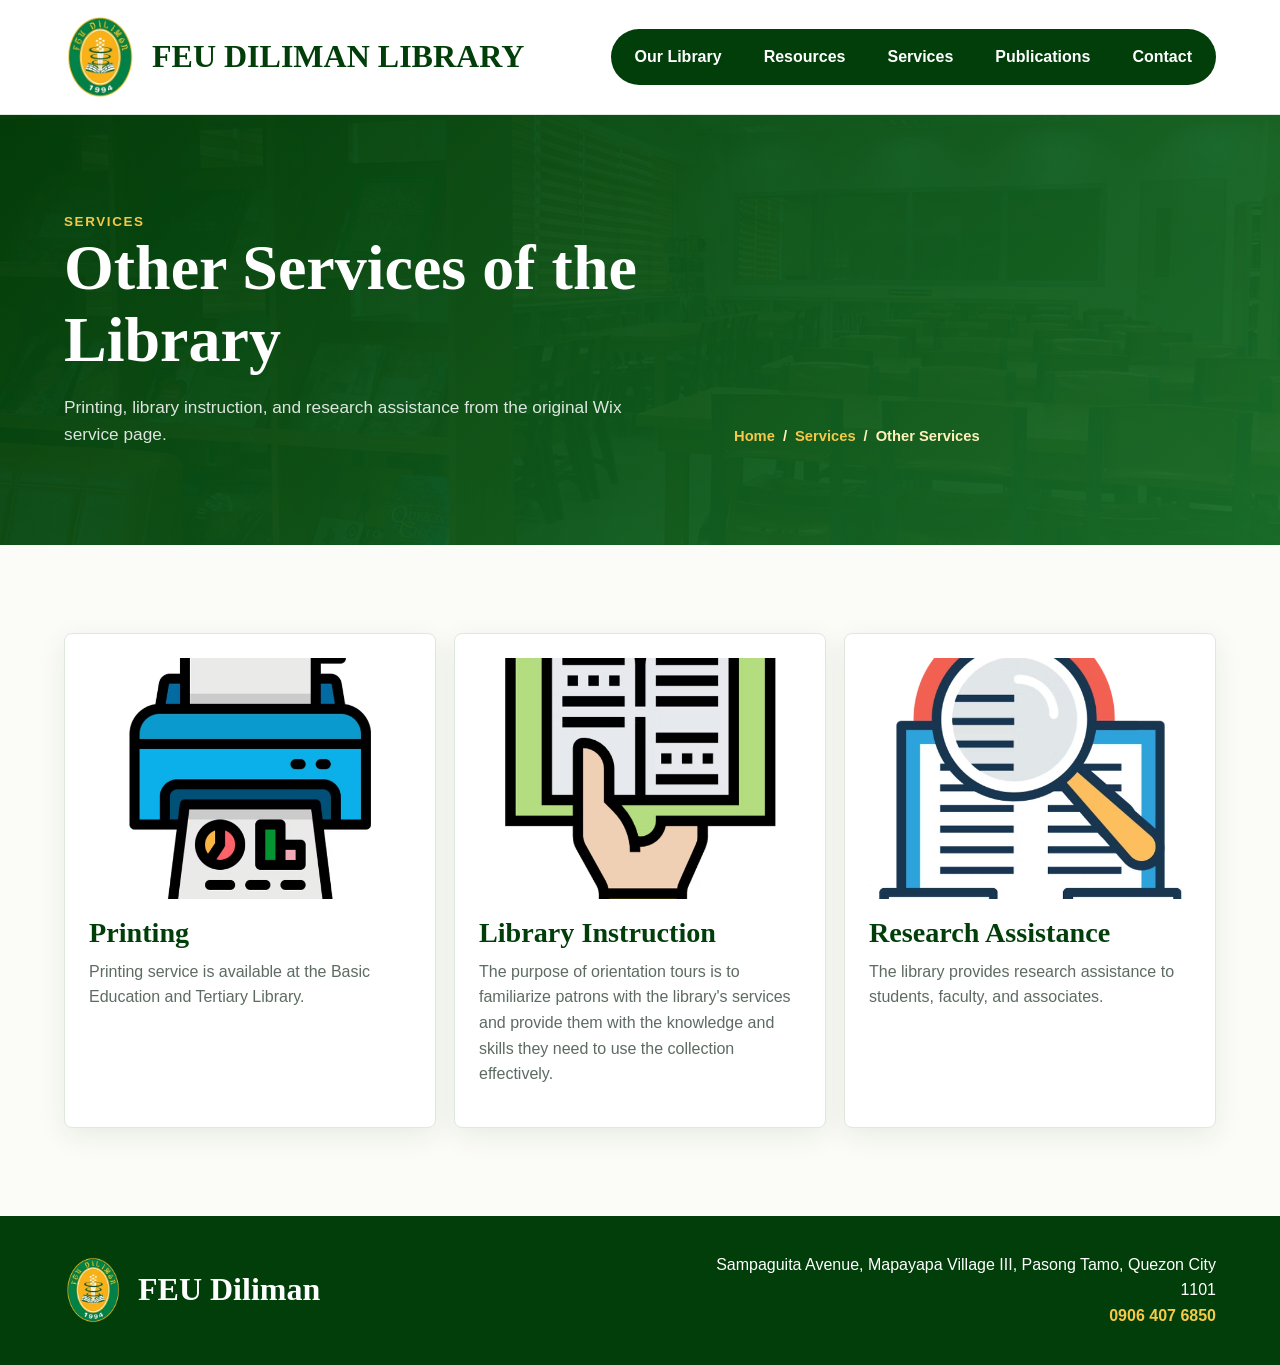
<file: other-services.html>
<!doctype html>
<html lang="en">
  <head>
    <meta charset="utf-8">
    <meta name="viewport" content="width=device-width, initial-scale=1">
    <title>Other Services | FEU Diliman Library</title>
    <meta name="description" content="Printing, library instruction, and research assistance services at FEU Diliman Library.">
    <link rel="icon" type="image/svg+xml" href="favicon.svg">
    <link rel="stylesheet" href="styles.css">
  </head>
  <body>
    <header class="site-header">
      <a class="brand" href="index.html#top" aria-label="FEU Diliman Library home">
        <img src="assets/feu-logo.avif" alt="FEU Diliman logo" width="82" height="93">
        <span>FEU Diliman Library</span>
      </a>
      <button class="nav-toggle" type="button" aria-expanded="false" aria-controls="site-nav">
        <span class="sr-only">Open navigation</span><span></span><span></span><span></span>
      </button>
      <nav class="site-nav" id="site-nav" aria-label="Primary navigation">
        <a href="index.html#about">Our Library</a>
        <div class="nav-group">
          <a class="nav-parent" href="resources.html">Resources</a>
          <div class="nav-submenu" aria-label="Resources pages">
            <a href="free-online-databases.html">Free Online Databases</a>
            <a href="online-subscription.html">Online Subscription</a>
            <a href="open-source-databases.html">Open Access Resources</a>
          </div>
        </div>
        <div class="nav-group">
          <a class="nav-parent" href="services.html">Services</a>
          <div class="nav-submenu" aria-label="Services pages">
            <a href="sections-of-the-library.html">Library Sections</a>
            <a href="borrowing.html">Borrowing</a>
            <a href="other-services.html">Other Services</a>
          </div>
        </div>
        <a href="publications.html">Publications</a>
        <a href="index.html#contact">Contact</a>
      </nav>
    </header>

    <main>
      <section class="page-hero">
        <div>
          <p class="eyebrow">Services</p>
          <h1>Other Services of the Library</h1>
          <p>Printing, library instruction, and research assistance from the original Wix service page.</p>
        </div>
        <nav class="crumbs" aria-label="Breadcrumb">
          <a href="index.html">Home</a><span>/</span><a href="services.html">Services</a><span>/</span><span>Other Services</span>
        </nav>
      </section>

      <section class="page-section">
        <div class="service-grid">
          <article class="service-item">
            <img src="assets/service-printing.avif" alt="Printing service">
            <h2>Printing</h2>
            <p>Printing service is available at the Basic Education and Tertiary Library.</p>
          </article>
          <article class="service-item">
            <img src="assets/service-instruction.avif" alt="Library instruction">
            <h2>Library Instruction</h2>
            <p>The purpose of orientation tours is to familiarize patrons with the library's services and provide them with the knowledge and skills they need to use the collection effectively.</p>
          </article>
          <article class="service-item">
            <img src="assets/service-research.avif" alt="Research assistance">
            <h2>Research Assistance</h2>
            <p>The library provides research assistance to students, faculty, and associates.</p>
          </article>
        </div>
      </section>
    </main>

    <footer class="site-footer" id="contact">
      <div><img src="assets/feu-logo.avif" alt="" width="58" height="66"><h2>FEU Diliman</h2></div>
      <address>Sampaguita Avenue, Mapayapa Village III, Pasong Tamo, Quezon City 1101<br><a href="tel:+639064076850">0906 407 6850</a></address>
    </footer>
    <script src="script.js"></script>
  </body>
</html>
</file>
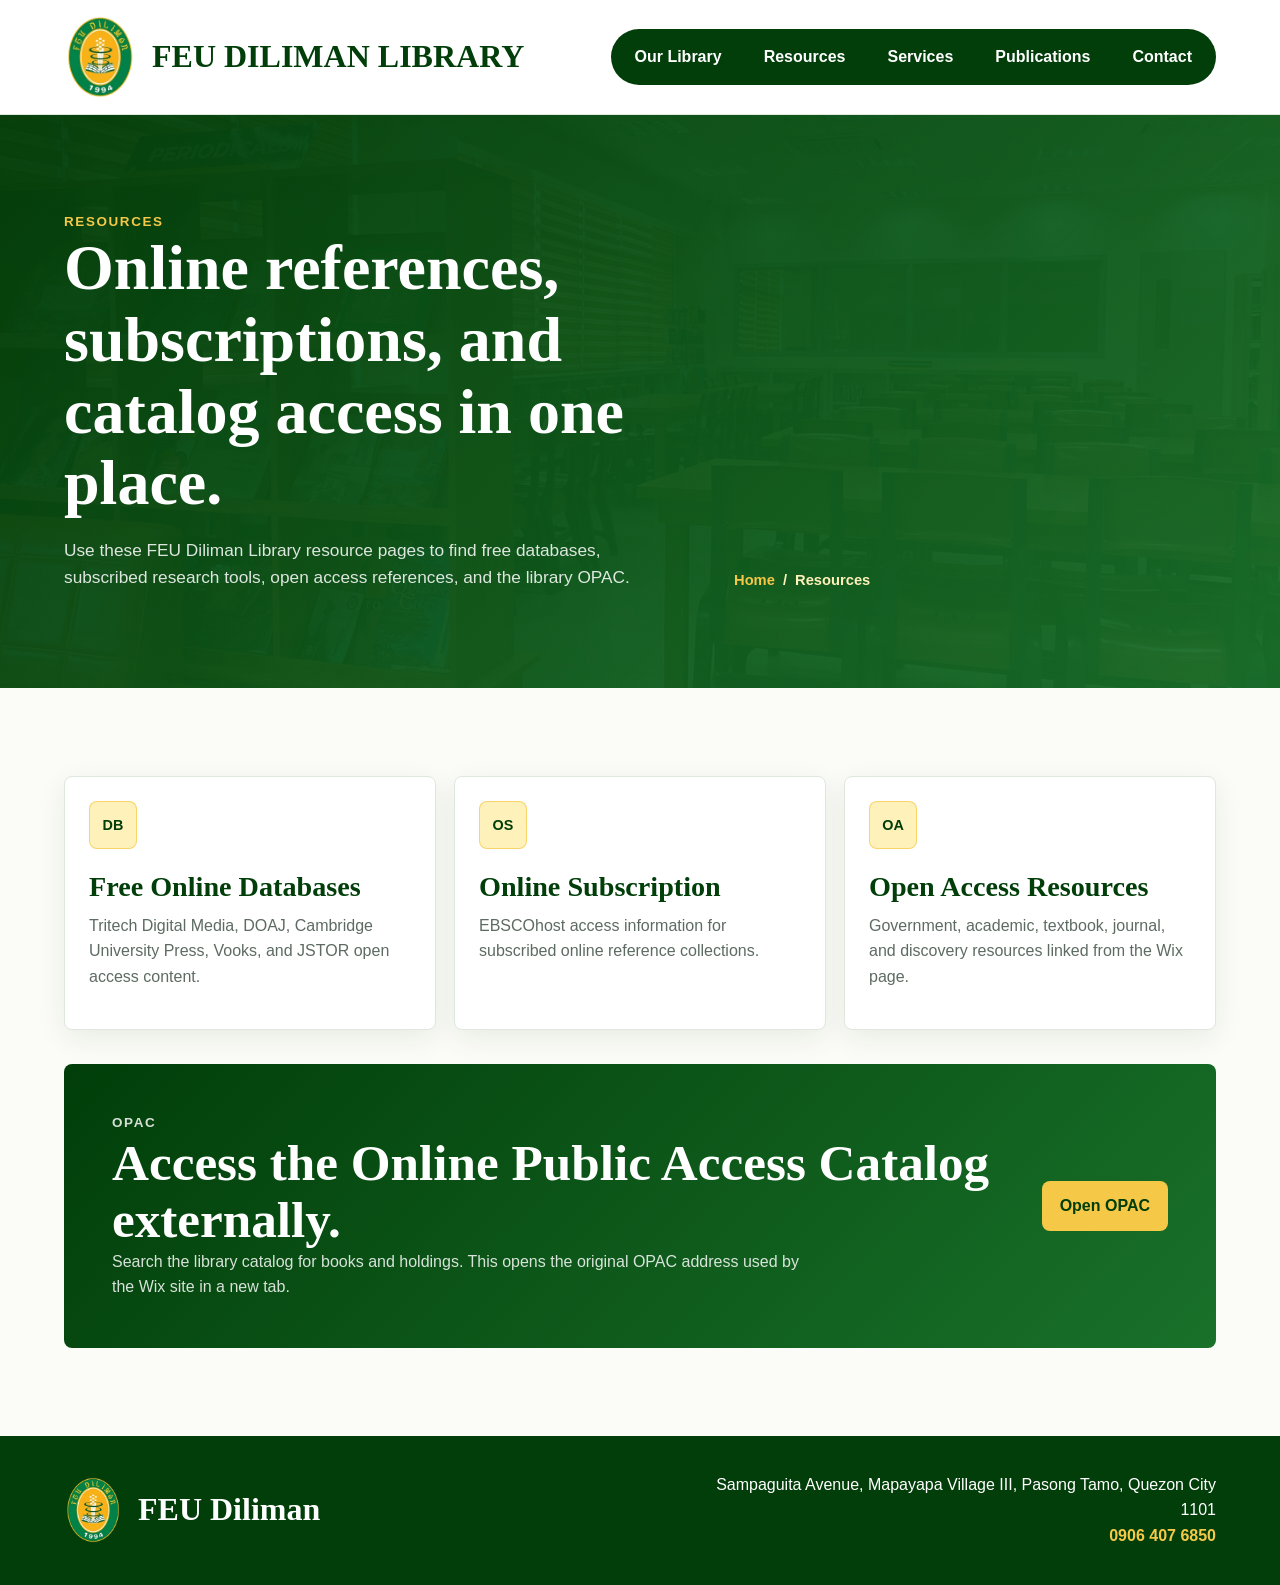
<file: resources.html>
<!doctype html>
<html lang="en">
  <head>
    <meta charset="utf-8">
    <meta name="viewport" content="width=device-width, initial-scale=1">
    <title>Resources | FEU Diliman Library</title>
    <meta name="description" content="FEU Diliman Library online databases, subscriptions, open access resources, and OPAC access.">
    <link rel="icon" type="image/svg+xml" href="favicon.svg">
    <link rel="stylesheet" href="styles.css">
  </head>
  <body>
    <header class="site-header">
      <a class="brand" href="index.html#top" aria-label="FEU Diliman Library home">
        <img src="assets/feu-logo.avif" alt="FEU Diliman logo" width="82" height="93">
        <span>FEU Diliman Library</span>
      </a>
      <button class="nav-toggle" type="button" aria-expanded="false" aria-controls="site-nav">
        <span class="sr-only">Open navigation</span><span></span><span></span><span></span>
      </button>
      <nav class="site-nav" id="site-nav" aria-label="Primary navigation">
        <a href="index.html#about">Our Library</a>
        <div class="nav-group">
          <a class="nav-parent" href="resources.html">Resources</a>
          <div class="nav-submenu" aria-label="Resources pages">
            <a href="free-online-databases.html">Free Online Databases</a>
            <a href="online-subscription.html">Online Subscription</a>
            <a href="open-source-databases.html">Open Access Resources</a>
          </div>
        </div>
        <div class="nav-group">
          <a class="nav-parent" href="services.html">Services</a>
          <div class="nav-submenu" aria-label="Services pages">
            <a href="sections-of-the-library.html">Library Sections</a>
            <a href="borrowing.html">Borrowing</a>
            <a href="other-services.html">Other Services</a>
          </div>
        </div>
        <a href="publications.html">Publications</a>
        <a href="index.html#contact">Contact</a>
      </nav>
    </header>

    <main>
      <section class="page-hero">
        <div>
          <p class="eyebrow">Resources</p>
          <h1>Online references, subscriptions, and catalog access in one place.</h1>
          <p>
            Use these FEU Diliman Library resource pages to find free databases, subscribed
            research tools, open access references, and the library OPAC.
          </p>
        </div>
        <nav class="crumbs" aria-label="Breadcrumb">
          <a href="index.html">Home</a><span>/</span><span>Resources</span>
        </nav>
      </section>

      <section class="page-section">
        <div class="hub-grid">
          <a class="hub-card" href="free-online-databases.html">
            <span class="card-icon">DB</span>
            <h2>Free Online Databases</h2>
            <p>Tritech Digital Media, DOAJ, Cambridge University Press, Vooks, and JSTOR open access content.</p>
          </a>
          <a class="hub-card" href="online-subscription.html">
            <span class="card-icon">OS</span>
            <h2>Online Subscription</h2>
            <p>EBSCOhost access information for subscribed online reference collections.</p>
          </a>
          <a class="hub-card" href="open-source-databases.html">
            <span class="card-icon">OA</span>
            <h2>Open Access Resources</h2>
            <p>Government, academic, textbook, journal, and discovery resources linked from the Wix page.</p>
          </a>
        </div>

        <section class="opac-panel" id="opac" aria-labelledby="opac-title">
          <div>
            <p class="eyebrow">OPAC</p>
            <h2 id="opac-title">Access the Online Public Access Catalog externally.</h2>
            <p>
              Search the library catalog for books and holdings. This opens the original OPAC address
              used by the Wix site in a new tab.
            </p>
          </div>
          <a class="button primary" href="http://172.31.7.243/opac/?fbclid=IwAR3FlSUREl9DBSuQ9T_i4LpHO2dAaMweGpu6gp2te3uGnyNISbkxs86lVOo" target="_blank" rel="noopener">Open OPAC</a>
        </section>
      </section>
    </main>

    <footer class="site-footer" id="contact">
      <div>
        <img src="assets/feu-logo.avif" alt="" width="58" height="66">
        <h2>FEU Diliman</h2>
      </div>
      <address>
        Sampaguita Avenue, Mapayapa Village III, Pasong Tamo, Quezon City 1101<br>
        <a href="tel:+639064076850">0906 407 6850</a>
      </address>
    </footer>
    <script src="script.js"></script>
  </body>
</html>
</file>
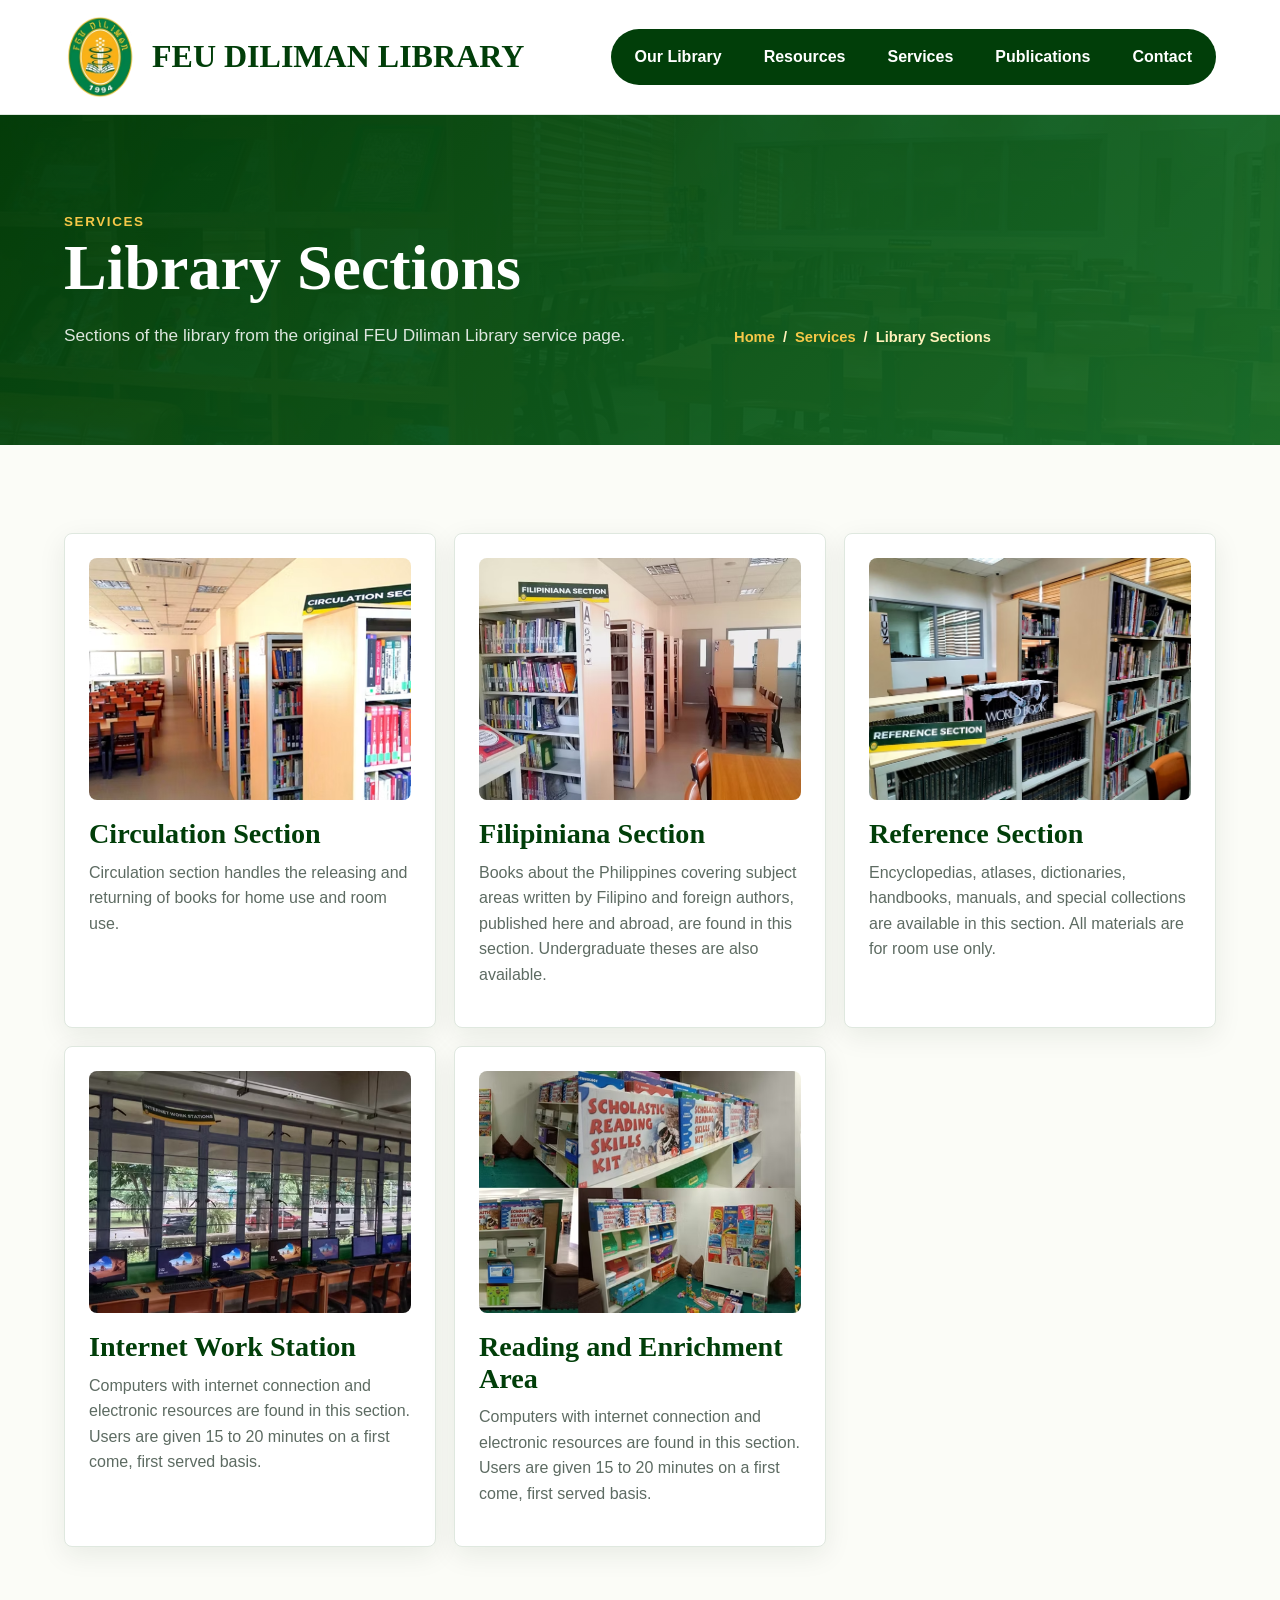
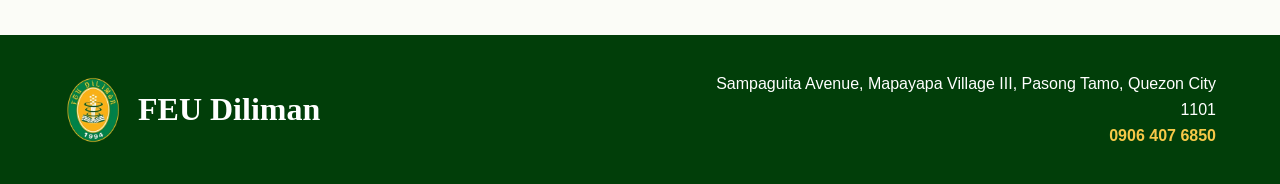
<file: sections-of-the-library.html>
<!doctype html>
<html lang="en">
  <head>
    <meta charset="utf-8">
    <meta name="viewport" content="width=device-width, initial-scale=1">
    <title>Sections of the Library | FEU Diliman Library</title>
    <meta name="description" content="FEU Diliman Library sections and descriptions from the Wix service page.">
    <link rel="icon" type="image/svg+xml" href="favicon.svg">
    <link rel="stylesheet" href="styles.css">
  </head>
  <body>
    <header class="site-header">
      <a class="brand" href="index.html#top" aria-label="FEU Diliman Library home">
        <img src="assets/feu-logo.avif" alt="FEU Diliman logo" width="82" height="93">
        <span>FEU Diliman Library</span>
      </a>
      <button class="nav-toggle" type="button" aria-expanded="false" aria-controls="site-nav">
        <span class="sr-only">Open navigation</span><span></span><span></span><span></span>
      </button>
      <nav class="site-nav" id="site-nav" aria-label="Primary navigation">
        <a href="index.html#about">Our Library</a>
        <div class="nav-group">
          <a class="nav-parent" href="resources.html">Resources</a>
          <div class="nav-submenu" aria-label="Resources pages">
            <a href="free-online-databases.html">Free Online Databases</a>
            <a href="online-subscription.html">Online Subscription</a>
            <a href="open-source-databases.html">Open Access Resources</a>
          </div>
        </div>
        <div class="nav-group">
          <a class="nav-parent" href="services.html">Services</a>
          <div class="nav-submenu" aria-label="Services pages">
            <a href="sections-of-the-library.html">Library Sections</a>
            <a href="borrowing.html">Borrowing</a>
            <a href="other-services.html">Other Services</a>
          </div>
        </div>
        <a href="publications.html">Publications</a>
        <a href="index.html#contact">Contact</a>
      </nav>
    </header>

    <main>
      <section class="page-hero">
        <div>
          <p class="eyebrow">Services</p>
          <h1>Library Sections</h1>
          <p>Sections of the library from the original FEU Diliman Library service page.</p>
        </div>
        <nav class="crumbs" aria-label="Breadcrumb">
          <a href="index.html">Home</a><span>/</span><a href="services.html">Services</a><span>/</span><span>Library Sections</span>
        </nav>
      </section>

      <section class="page-section">
        <div class="section-gallery">
          <article class="section-item">
            <img src="assets/section-circulation.avif" alt="Circulation section">
            <h2>Circulation Section</h2>
            <p>Circulation section handles the releasing and returning of books for home use and room use.</p>
          </article>
          <article class="section-item">
            <img src="assets/section-filipiniana.avif" alt="Filipiniana section">
            <h2>Filipiniana Section</h2>
            <p>Books about the Philippines covering subject areas written by Filipino and foreign authors, published here and abroad, are found in this section. Undergraduate theses are also available.</p>
          </article>
          <article class="section-item">
            <img src="assets/section-reference.avif" alt="Reference section">
            <h2>Reference Section</h2>
            <p>Encyclopedias, atlases, dictionaries, handbooks, manuals, and special collections are available in this section. All materials are for room use only.</p>
          </article>
          <article class="section-item">
            <img src="assets/section-internet.avif" alt="Internet work station">
            <h2>Internet Work Station</h2>
            <p>Computers with internet connection and electronic resources are found in this section. Users are given 15 to 20 minutes on a first come, first served basis.</p>
          </article>
          <article class="section-item">
            <img src="assets/section-reading.avif" alt="Reading and enrichment area">
            <h2>Reading and Enrichment Area</h2>
            <p>Computers with internet connection and electronic resources are found in this section. Users are given 15 to 20 minutes on a first come, first served basis.</p>
          </article>
        </div>
      </section>
    </main>

    <footer class="site-footer" id="contact">
      <div><img src="assets/feu-logo.avif" alt="" width="58" height="66"><h2>FEU Diliman</h2></div>
      <address>Sampaguita Avenue, Mapayapa Village III, Pasong Tamo, Quezon City 1101<br><a href="tel:+639064076850">0906 407 6850</a></address>
    </footer>
    <script src="script.js"></script>
  </body>
</html>
</file>
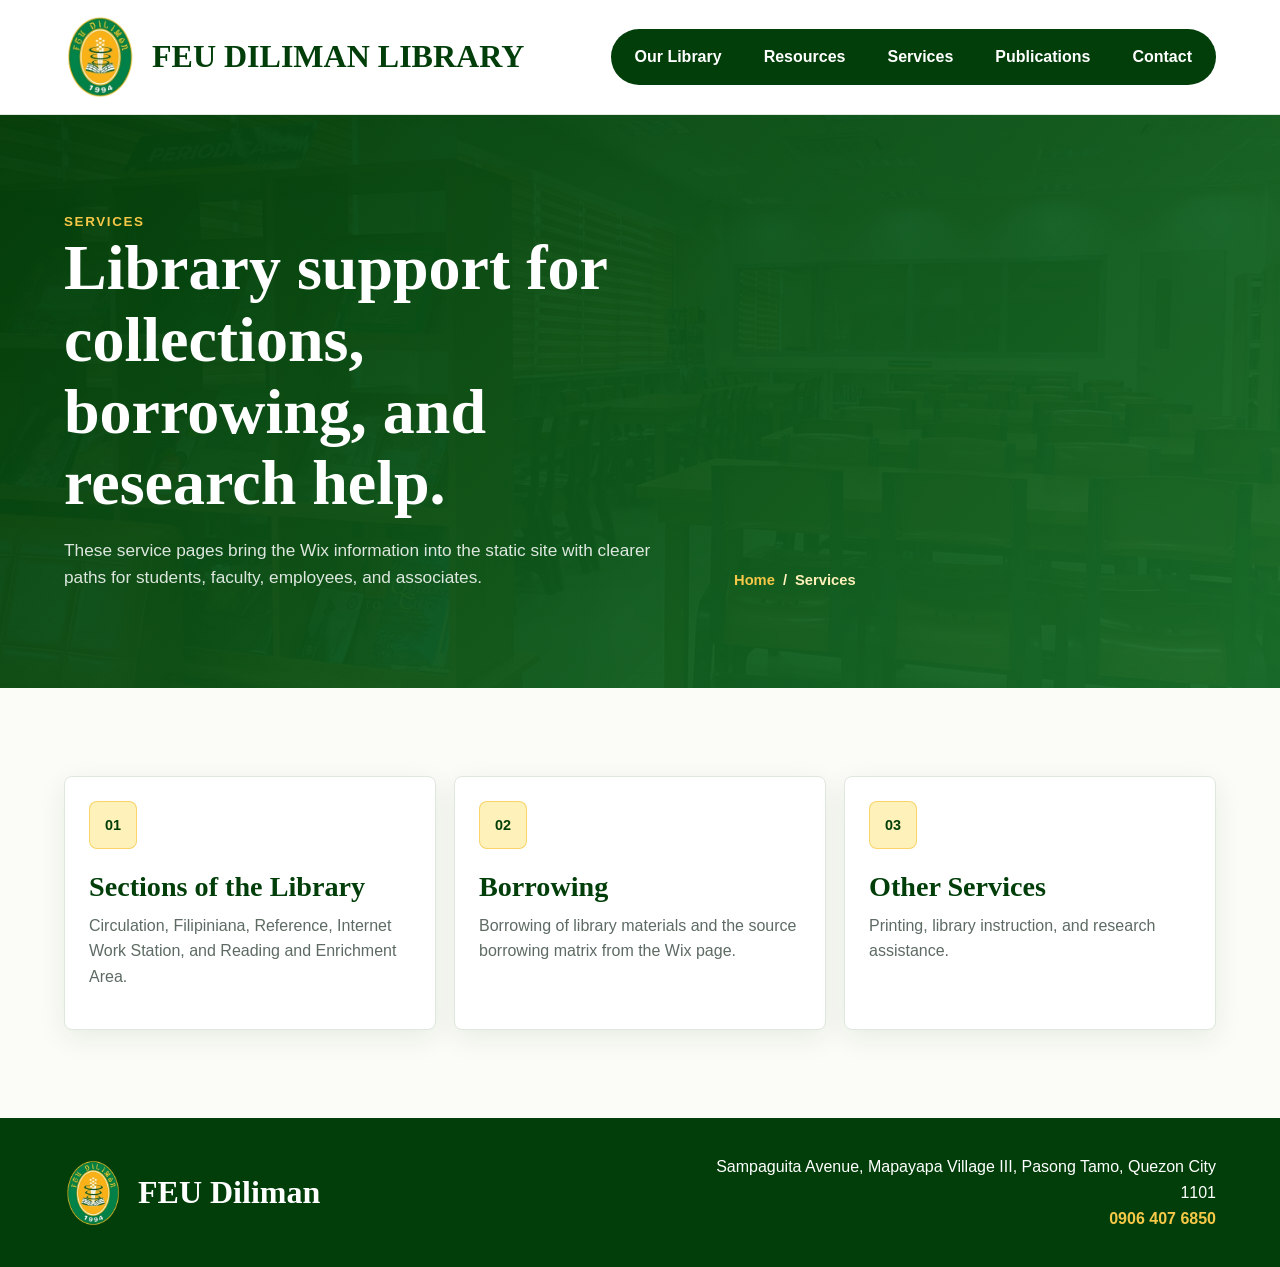
<file: services.html>
<!doctype html>
<html lang="en">
  <head>
    <meta charset="utf-8">
    <meta name="viewport" content="width=device-width, initial-scale=1">
    <title>Services | FEU Diliman Library</title>
    <meta name="description" content="FEU Diliman Library sections, borrowing guidelines, and other services.">
    <link rel="icon" type="image/svg+xml" href="favicon.svg">
    <link rel="stylesheet" href="styles.css">
  </head>
  <body>
    <header class="site-header">
      <a class="brand" href="index.html#top" aria-label="FEU Diliman Library home">
        <img src="assets/feu-logo.avif" alt="FEU Diliman logo" width="82" height="93">
        <span>FEU Diliman Library</span>
      </a>
      <button class="nav-toggle" type="button" aria-expanded="false" aria-controls="site-nav">
        <span class="sr-only">Open navigation</span><span></span><span></span><span></span>
      </button>
      <nav class="site-nav" id="site-nav" aria-label="Primary navigation">
        <a href="index.html#about">Our Library</a>
        <div class="nav-group">
          <a class="nav-parent" href="resources.html">Resources</a>
          <div class="nav-submenu" aria-label="Resources pages">
            <a href="free-online-databases.html">Free Online Databases</a>
            <a href="online-subscription.html">Online Subscription</a>
            <a href="open-source-databases.html">Open Access Resources</a>
          </div>
        </div>
        <div class="nav-group">
          <a class="nav-parent" href="services.html">Services</a>
          <div class="nav-submenu" aria-label="Services pages">
            <a href="sections-of-the-library.html">Library Sections</a>
            <a href="borrowing.html">Borrowing</a>
            <a href="other-services.html">Other Services</a>
          </div>
        </div>
        <a href="publications.html">Publications</a>
        <a href="index.html#contact">Contact</a>
      </nav>
    </header>

    <main>
      <section class="page-hero">
        <div>
          <p class="eyebrow">Services</p>
          <h1>Library support for collections, borrowing, and research help.</h1>
          <p>
            These service pages bring the Wix information into the static site with clearer paths
            for students, faculty, employees, and associates.
          </p>
        </div>
        <nav class="crumbs" aria-label="Breadcrumb">
          <a href="index.html">Home</a><span>/</span><span>Services</span>
        </nav>
      </section>

      <section class="page-section">
        <div class="hub-grid">
          <a class="hub-card" href="sections-of-the-library.html">
            <span class="card-icon">01</span>
            <h2>Sections of the Library</h2>
            <p>Circulation, Filipiniana, Reference, Internet Work Station, and Reading and Enrichment Area.</p>
          </a>
          <a class="hub-card" href="borrowing.html">
            <span class="card-icon">02</span>
            <h2>Borrowing</h2>
            <p>Borrowing of library materials and the source borrowing matrix from the Wix page.</p>
          </a>
          <a class="hub-card" href="other-services.html">
            <span class="card-icon">03</span>
            <h2>Other Services</h2>
            <p>Printing, library instruction, and research assistance.</p>
          </a>
        </div>
      </section>
    </main>

    <footer class="site-footer" id="contact">
      <div>
        <img src="assets/feu-logo.avif" alt="" width="58" height="66">
        <h2>FEU Diliman</h2>
      </div>
      <address>
        Sampaguita Avenue, Mapayapa Village III, Pasong Tamo, Quezon City 1101<br>
        <a href="tel:+639064076850">0906 407 6850</a>
      </address>
    </footer>
    <script src="script.js"></script>
  </body>
</html>
</file>
<file: styles.css>
:root {
  --green-950: #013e09;
  --green-850: #075313;
  --green-700: #19712a;
  --gold: #f6c848;
  --gold-soft: #fff1ba;
  --ink: #122017;
  --muted: #5d6b62;
  --line: #dfe8df;
  --paper: #fbfcf7;
  --white: #ffffff;
  --shadow: 0 18px 50px rgba(6, 44, 14, 0.16);
}

* {
  box-sizing: border-box;
}

html {
  scroll-behavior: smooth;
}

body {
  margin: 0;
  color: var(--ink);
  background: var(--paper);
  font-family: Arial, Helvetica, sans-serif;
  font-size: 16px;
  line-height: 1.6;
}

img {
  display: block;
  max-width: 100%;
}

a {
  color: inherit;
}

.sr-only {
  position: absolute;
  width: 1px;
  height: 1px;
  padding: 0;
  margin: -1px;
  overflow: hidden;
  clip: rect(0, 0, 0, 0);
  white-space: nowrap;
  border: 0;
}

.site-header {
  position: sticky;
  top: 0;
  z-index: 10;
  display: flex;
  align-items: center;
  justify-content: space-between;
  gap: 24px;
  padding: 16px clamp(18px, 5vw, 64px);
  background: rgba(255, 255, 255, 0.94);
  border-bottom: 1px solid var(--line);
  backdrop-filter: blur(14px);
}

.brand {
  display: inline-flex;
  align-items: center;
  gap: 16px;
  min-width: 0;
  color: var(--green-950);
  font-family: Georgia, "Times New Roman", serif;
  font-size: clamp(1.25rem, 3.2vw, 2rem);
  font-weight: 800;
  letter-spacing: 0;
  text-decoration: none;
  text-transform: uppercase;
}

.brand img {
  width: clamp(48px, 8vw, 72px);
  height: auto;
  flex: 0 0 auto;
}

.site-nav {
  display: flex;
  align-items: center;
  gap: 6px;
  padding: 6px;
  color: var(--white);
  background: var(--green-950);
  border-radius: 999px;
}

.site-nav a {
  min-height: 40px;
  padding: 9px 18px;
  border-radius: 999px;
  font-weight: 700;
  text-decoration: none;
}

.site-nav a:hover,
.site-nav a:focus-visible {
  color: var(--green-950);
  background: var(--gold);
  outline: none;
}

.nav-group {
  position: relative;
}

.nav-submenu {
  position: absolute;
  top: calc(100% + 8px);
  left: 50%;
  display: grid;
  width: max-content;
  min-width: 230px;
  padding: 10px;
  color: var(--ink);
  background: var(--white);
  border: 1px solid var(--line);
  border-radius: 8px;
  box-shadow: var(--shadow);
  opacity: 0;
  pointer-events: none;
  transform: translate(-50%, -4px);
  transition: opacity 140ms ease, transform 140ms ease;
}

.nav-group:hover .nav-submenu,
.nav-group:focus-within .nav-submenu {
  opacity: 1;
  pointer-events: auto;
  transform: translate(-50%, 0);
}

.nav-submenu a {
  border-radius: 8px;
  color: var(--green-950);
}

.nav-toggle {
  display: none;
  width: 44px;
  height: 44px;
  place-items: center;
  padding: 10px;
  background: var(--green-950);
  border: 0;
  border-radius: 8px;
}

.nav-toggle span:not(.sr-only) {
  display: block;
  width: 22px;
  height: 2px;
  margin: 3px 0;
  background: var(--white);
}

.hero {
  position: relative;
  display: grid;
  grid-template-columns: minmax(0, 1.05fr) minmax(320px, 0.95fr);
  min-height: 620px;
  overflow: hidden;
  background: var(--green-950);
}

.hero-media {
  position: relative;
  min-height: 420px;
}

.hero-media::after {
  position: absolute;
  inset: 0;
  content: "";
  background: linear-gradient(90deg, rgba(1, 62, 9, 0.05), rgba(1, 62, 9, 0.82));
}

.hero-media img {
  width: 100%;
  height: 100%;
  object-fit: cover;
}

.hero-copy {
  display: flex;
  flex-direction: column;
  justify-content: center;
  gap: 22px;
  padding: clamp(36px, 7vw, 88px);
  color: var(--white);
}

.eyebrow {
  margin: 0;
  color: var(--gold);
  font-size: 0.84rem;
  font-weight: 800;
  letter-spacing: 0.12em;
  text-transform: uppercase;
}

h1,
h2,
h3,
p {
  margin-top: 0;
}

h1,
h2,
h3 {
  line-height: 1.12;
}

h1 {
  margin-bottom: 0;
  font-family: Georgia, "Times New Roman", serif;
  font-size: clamp(2.35rem, 5vw, 4.8rem);
  letter-spacing: 0;
}

h2 {
  margin-bottom: 0;
  font-family: Georgia, "Times New Roman", serif;
  font-size: clamp(2rem, 4vw, 3.45rem);
  color: var(--green-950);
  letter-spacing: 0;
}

h3 {
  margin-bottom: 10px;
  color: var(--green-950);
  font-size: 1.2rem;
}

.hero-copy p:not(.eyebrow) {
  max-width: 620px;
  margin-bottom: 0;
  color: rgba(255, 255, 255, 0.86);
  font-size: 1.1rem;
}

.hero-actions {
  display: flex;
  flex-wrap: wrap;
  gap: 12px;
}

.button {
  display: inline-flex;
  align-items: center;
  justify-content: center;
  min-height: 46px;
  padding: 12px 18px;
  border-radius: 8px;
  font-weight: 800;
  text-decoration: none;
}

.button.primary {
  color: var(--green-950);
  background: var(--gold);
}

.button.secondary {
  color: var(--white);
  border: 1px solid rgba(255, 255, 255, 0.45);
}

.button.compact {
  min-height: 40px;
  padding: 9px 14px;
  font-size: 0.92rem;
}

.text-link {
  display: inline-flex;
  margin-top: 14px;
  color: var(--green-700);
  font-weight: 800;
  text-decoration: none;
}

.text-link:hover,
.text-link:focus-visible {
  color: var(--green-950);
  text-decoration: underline;
  outline: none;
}

.schedule-card {
  position: absolute;
  left: clamp(18px, 5vw, 64px);
  bottom: clamp(18px, 5vw, 64px);
  display: grid;
  gap: 5px;
  width: min(320px, calc(100% - 36px));
  padding: 22px;
  color: var(--green-950);
  background: rgba(255, 255, 255, 0.92);
  border-left: 7px solid var(--gold);
  border-radius: 8px;
  box-shadow: var(--shadow);
}

.schedule-card span {
  font-size: 0.78rem;
  font-weight: 800;
  letter-spacing: 0.1em;
  text-transform: uppercase;
}

.schedule-card strong {
  font-family: Georgia, "Times New Roman", serif;
  font-size: 1.55rem;
  line-height: 1.1;
}

.schedule-card em {
  color: var(--green-700);
  font-style: normal;
  font-weight: 800;
}

.section {
  padding: clamp(56px, 9vw, 112px) clamp(18px, 5vw, 64px);
}

.section-heading {
  max-width: 740px;
  margin-bottom: 34px;
}

.section-heading.center {
  margin-inline: auto;
  text-align: center;
}

.intro-grid {
  display: grid;
  grid-template-columns: minmax(0, 0.9fr) minmax(300px, 1.1fr);
  gap: clamp(30px, 6vw, 76px);
  align-items: center;
}

.intro-grid article {
  color: var(--muted);
  font-size: 1.04rem;
}

.intro-grid figure {
  margin: 0;
}

.intro-grid img,
.feature-panel img {
  width: 100%;
  aspect-ratio: 16 / 10;
  object-fit: cover;
  border-radius: 8px;
  box-shadow: var(--shadow);
}

figcaption {
  margin-top: 10px;
  color: var(--muted);
  font-size: 0.9rem;
  font-weight: 700;
}

.band {
  display: grid;
  grid-template-columns: repeat(2, minmax(0, 1fr));
  gap: 1px;
  background: var(--gold);
}

.band article {
  padding: clamp(34px, 6vw, 70px);
  background: var(--green-950);
}

.band span {
  display: block;
  margin-bottom: 16px;
  color: var(--gold);
  font-family: Georgia, "Times New Roman", serif;
  font-size: clamp(1.8rem, 3vw, 2.6rem);
  font-weight: 800;
}

.band p {
  max-width: 780px;
  margin-bottom: 0;
  color: rgba(255, 255, 255, 0.86);
}

.cards {
  display: grid;
  grid-template-columns: repeat(3, minmax(0, 1fr));
  gap: 18px;
}

.cards.three {
  grid-template-columns: repeat(4, minmax(0, 1fr));
}

.card {
  min-height: 220px;
  padding: 24px;
  color: var(--muted);
  background: var(--white);
  border: 1px solid var(--line);
  border-radius: 8px;
  box-shadow: 0 8px 28px rgba(6, 44, 14, 0.08);
}

.link-card,
.service-card {
  text-decoration: none;
  transition: transform 160ms ease, border-color 160ms ease, box-shadow 160ms ease;
}

.link-card:hover,
.link-card:focus-visible,
.service-card:hover,
.service-card:focus-visible {
  transform: translateY(-4px);
  border-color: rgba(246, 200, 72, 0.8);
  box-shadow: var(--shadow);
  outline: none;
}

.card-icon {
  display: inline-flex;
  align-items: center;
  justify-content: center;
  width: 48px;
  height: 48px;
  margin-bottom: 22px;
  color: var(--green-950);
  background: var(--gold-soft);
  border: 1px solid rgba(246, 200, 72, 0.7);
  border-radius: 8px;
  font-size: 0.9rem;
  font-weight: 900;
}

.opac {
  color: var(--white);
  background: linear-gradient(135deg, var(--green-950), var(--green-700));
  border-color: transparent;
}

.opac h3 {
  color: var(--white);
}

.opac .card-icon {
  background: var(--gold);
}

.split {
  display: grid;
  grid-template-columns: minmax(0, 0.9fr) minmax(280px, 0.55fr);
  gap: 28px;
  align-items: end;
  margin-bottom: 34px;
}

.split p {
  margin-bottom: 0;
  color: var(--muted);
  font-size: 1.02rem;
}

.service-card span {
  display: block;
  margin-bottom: 28px;
  color: var(--green-700);
  font-family: Georgia, "Times New Roman", serif;
  font-size: 2.2rem;
  font-weight: 800;
}

.service-card p,
.link-card p {
  margin-bottom: 0;
}

.feature-panel {
  display: grid;
  grid-template-columns: minmax(0, 0.85fr) minmax(300px, 1fr);
  gap: clamp(28px, 5vw, 64px);
  align-items: center;
  margin: 0 clamp(18px, 5vw, 64px) clamp(56px, 9vw, 112px);
  padding: clamp(24px, 5vw, 48px);
  background: var(--white);
  border: 1px solid var(--line);
  border-radius: 8px;
}

.feature-panel p:not(.eyebrow) {
  color: var(--muted);
}

.page-hero {
  display: grid;
  grid-template-columns: minmax(0, 0.75fr) minmax(280px, 0.25fr);
  gap: clamp(24px, 5vw, 64px);
  align-items: end;
  padding: clamp(54px, 9vw, 96px) clamp(18px, 5vw, 64px);
  color: var(--white);
  background:
    linear-gradient(135deg, rgba(1, 62, 9, 0.95), rgba(25, 113, 42, 0.92)),
    url("assets/library-spaces.avif") center / cover;
}

.page-hero h1 {
  max-width: 900px;
  margin-bottom: 18px;
}

.page-hero p:not(.eyebrow) {
  max-width: 760px;
  margin-bottom: 0;
  color: rgba(255, 255, 255, 0.86);
  font-size: 1.08rem;
}

.crumbs {
  display: flex;
  flex-wrap: wrap;
  gap: 8px;
  color: var(--gold-soft);
  font-size: 0.92rem;
  font-weight: 800;
}

.crumbs a {
  color: var(--gold);
  text-decoration: none;
}

.page-section {
  padding: clamp(44px, 7vw, 88px) clamp(18px, 5vw, 64px);
}

.page-section.narrow {
  max-width: 980px;
  margin-inline: auto;
}

.lead {
  max-width: 760px;
  color: var(--muted);
  font-size: 1.08rem;
}

.hub-grid,
.resource-grid,
.section-gallery,
.service-grid {
  display: grid;
  grid-template-columns: repeat(3, minmax(0, 1fr));
  gap: 18px;
}

.resource-grid.wide {
  grid-template-columns: repeat(4, minmax(0, 1fr));
}

.hub-card,
.resource-item,
.section-item,
.service-item {
  min-width: 0;
  padding: 24px;
  color: var(--muted);
  background: var(--white);
  border: 1px solid var(--line);
  border-radius: 8px;
  box-shadow: 0 8px 28px rgba(6, 44, 14, 0.08);
}

a.hub-card,
a.resource-item {
  text-decoration: none;
  transition: transform 160ms ease, border-color 160ms ease, box-shadow 160ms ease;
}

a.hub-card:hover,
a.hub-card:focus-visible,
a.resource-item:hover,
a.resource-item:focus-visible {
  transform: translateY(-4px);
  border-color: rgba(246, 200, 72, 0.85);
  box-shadow: var(--shadow);
  outline: none;
}

.hub-card h2,
.resource-item h2,
.resource-item h3,
.section-item h2,
.service-item h2 {
  margin-bottom: 10px;
  color: var(--green-950);
  font-family: Georgia, "Times New Roman", serif;
  font-size: clamp(1.45rem, 2.2vw, 2rem);
}

.resource-logo {
  display: flex;
  align-items: center;
  justify-content: center;
  min-height: 132px;
  margin-bottom: 20px;
  padding: 18px;
  background: #f6faf3;
  border: 1px solid var(--line);
  border-radius: 8px;
}

.resource-logo img {
  width: 100%;
  max-height: 106px;
  object-fit: contain;
}

.external-note {
  display: inline-flex;
  margin-top: 14px;
  color: var(--green-700);
  font-size: 0.9rem;
  font-weight: 800;
}

.opac-panel {
  display: grid;
  grid-template-columns: minmax(0, 1fr) auto;
  gap: 24px;
  align-items: center;
  margin-top: 34px;
  padding: clamp(28px, 5vw, 48px);
  color: var(--white);
  background: linear-gradient(135deg, var(--green-950), var(--green-700));
  border-radius: 8px;
}

.opac-panel h2,
.opac-panel p {
  color: inherit;
}

.opac-panel p {
  max-width: 700px;
  margin-bottom: 0;
  color: rgba(255, 255, 255, 0.84);
}

.media-table {
  overflow-x: auto;
  padding: 14px;
  background: var(--white);
  border: 1px solid var(--line);
  border-radius: 8px;
  box-shadow: 0 8px 28px rgba(6, 44, 14, 0.08);
}

.media-table img {
  min-width: 760px;
  width: 100%;
}

.section-item img,
.service-item img {
  width: 100%;
  aspect-ratio: 4 / 3;
  margin-bottom: 18px;
  object-fit: cover;
  border-radius: 8px;
}

.quick-links {
  display: flex;
  flex-wrap: wrap;
  gap: 10px;
  margin-top: 24px;
}

.quick-links a {
  padding: 9px 13px;
  color: var(--green-950);
  background: var(--gold-soft);
  border: 1px solid rgba(246, 200, 72, 0.7);
  border-radius: 8px;
  font-weight: 800;
  text-decoration: none;
}

.publication-layout {
  display: grid;
  grid-template-columns: minmax(260px, 0.34fr) minmax(0, 0.66fr);
  gap: 22px;
  align-items: start;
}

.publication-list,
.pdf-viewer-shell {
  min-width: 0;
}

.publication-card {
  padding: 24px;
  color: var(--muted);
  background: var(--white);
  border: 1px solid var(--line);
  border-radius: 8px;
  box-shadow: 0 8px 28px rgba(6, 44, 14, 0.08);
}

.publication-card h2,
.pdf-viewer-header h2 {
  margin-bottom: 10px;
  color: var(--green-950);
  font-family: Georgia, "Times New Roman", serif;
  font-size: clamp(1.45rem, 2.2vw, 2rem);
}

.pdf-viewer-shell {
  overflow: hidden;
  background: var(--white);
  border: 1px solid var(--line);
  border-radius: 8px;
  box-shadow: 0 8px 28px rgba(6, 44, 14, 0.08);
}

.pdf-viewer-header {
  display: flex;
  align-items: center;
  justify-content: space-between;
  gap: 18px;
  padding: 20px;
  color: var(--white);
  background: var(--green-950);
}

.pdf-viewer-header h2 {
  color: var(--white);
}

.viewer-actions {
  display: flex;
  flex-wrap: wrap;
  gap: 10px;
  justify-content: flex-end;
}

.flipbook {
  background: #eef4ea;
}

.flipbook-toolbar {
  display: grid;
  grid-template-columns: auto auto auto auto;
  gap: 12px;
  align-items: center;
  padding: 14px 18px;
  background: #f9fbf5;
  border-bottom: 1px solid var(--line);
}

.flipbook-button-group,
.page-controls,
.zoom-controls {
  display: flex;
  align-items: center;
  gap: 8px;
}

.flipbook-toolbar button,
.flipbook-toolbar input,
.flipbook-toolbar select {
  min-height: 40px;
  color: var(--green-950);
  background: var(--white);
  border: 1px solid var(--line);
  border-radius: 8px;
  font: inherit;
  font-weight: 800;
}

.flipbook-toolbar button {
  padding: 8px 12px;
  cursor: pointer;
}

.flipbook-toolbar button:hover,
.flipbook-toolbar button:focus-visible {
  background: var(--gold-soft);
  border-color: rgba(246, 200, 72, 0.9);
  outline: none;
}

.flipbook-toolbar button:disabled {
  cursor: not-allowed;
  opacity: 0.42;
}

.flipbook-toolbar label,
.flipbook-toolbar span {
  color: var(--muted);
  font-size: 0.92rem;
  font-weight: 800;
}

.flipbook-toolbar input {
  width: 78px;
  padding: 8px 10px;
}

.flipbook-toolbar select {
  padding: 8px 32px 8px 10px;
}

.flipbook-stage {
  position: relative;
  display: flex;
  align-items: center;
  justify-content: center;
  min-height: min(78vh, 760px);
  height: min(78vh, 760px);
  padding: 28px clamp(18px, 4vw, 52px);
  overflow: auto;
  background:
    linear-gradient(90deg, rgba(1, 62, 9, 0.08), transparent 18%, transparent 82%, rgba(1, 62, 9, 0.08)),
    #edf4e9;
  perspective: 1800px;
}

.book-spread {
  position: relative;
  display: grid;
  grid-template-columns: repeat(2, minmax(0, 1fr));
  gap: 16px;
  align-items: stretch;
  width: min(100%, 1080px);
  transform-style: preserve-3d;
}

.book-spread::before {
  position: absolute;
  inset: 12px calc(50% - 1px);
  z-index: 1;
  content: "";
  background: linear-gradient(180deg, transparent, rgba(1, 62, 9, 0.22), transparent);
  pointer-events: none;
}

.book-page {
  position: relative;
  display: flex;
  align-items: center;
  justify-content: center;
  min-height: 560px;
  padding: 16px 16px 38px;
  overflow: hidden;
  background: #fffef8;
  border: 1px solid #d9dfcf;
  border-radius: 6px;
  box-shadow: 0 18px 42px rgba(6, 44, 14, 0.15);
}

.book-page[data-page-slot="left"] {
  transform-origin: right center;
}

.book-page[data-page-slot="right"] {
  transform-origin: left center;
}

.page-canvas-wrap {
  display: flex;
  align-items: center;
  justify-content: center;
  width: 100%;
  max-height: 100%;
}

.book-page canvas {
  display: block;
  max-width: 100%;
  height: auto;
  background: var(--white);
  box-shadow: 0 8px 22px rgba(18, 32, 23, 0.16);
}

.book-page.is-empty {
  background:
    repeating-linear-gradient(0deg, rgba(1, 62, 9, 0.04), rgba(1, 62, 9, 0.04) 1px, transparent 1px, transparent 18px),
    #fffdf3;
}

.book-page.is-empty canvas,
.book-page.is-empty .page-number {
  display: none;
}

.page-number {
  position: absolute;
  right: 16px;
  bottom: 10px;
  color: var(--muted);
  font-size: 0.78rem;
  font-weight: 800;
}

.page-turn {
  position: absolute;
  top: 50%;
  z-index: 2;
  min-width: 54px;
  min-height: 54px;
  padding: 8px;
  color: var(--green-950);
  background: var(--gold);
  border: 0;
  border-radius: 999px;
  box-shadow: var(--shadow);
  cursor: pointer;
  font-weight: 900;
  transform: translateY(-50%);
}

.page-turn:hover,
.page-turn:focus-visible {
  background: var(--gold-soft);
  outline: 3px solid rgba(246, 200, 72, 0.42);
}

.page-turn:disabled {
  cursor: not-allowed;
  opacity: 0.35;
}

.page-turn-prev {
  left: 16px;
}

.page-turn-next {
  right: 16px;
}

.book-spread.is-turning-next .book-page[data-page-slot="right"] {
  animation: turn-next 420ms ease;
}

.book-spread.is-turning-prev .book-page[data-page-slot="left"] {
  animation: turn-prev 420ms ease;
}

@keyframes turn-next {
  0% {
    transform: rotateY(0deg);
  }

  48% {
    transform: rotateY(-18deg) translateX(-10px);
    box-shadow: -20px 22px 44px rgba(6, 44, 14, 0.22);
  }

  100% {
    transform: rotateY(0deg);
  }
}

@keyframes turn-prev {
  0% {
    transform: rotateY(0deg);
  }

  48% {
    transform: rotateY(18deg) translateX(10px);
    box-shadow: 20px 22px 44px rgba(6, 44, 14, 0.22);
  }

  100% {
    transform: rotateY(0deg);
  }
}

.flipbook-status {
  position: absolute;
  inset: 0;
  display: grid;
  place-items: center;
  padding: 24px;
  color: var(--green-950);
  background: rgba(249, 251, 245, 0.94);
  font-weight: 900;
  text-align: center;
}

.flipbook.is-ready .flipbook-status {
  display: none;
}

.flipbook-progress {
  padding: 16px 20px 22px;
  background: var(--white);
  border-top: 1px solid var(--line);
}

.flipbook-progress input {
  width: 100%;
  accent-color: var(--green-700);
}

.flipbook-fallback {
  margin: 0;
  padding: 0 20px 22px;
  color: var(--muted);
}

.flipbook-fallback a {
  color: var(--green-700);
  font-weight: 800;
}

.flipbook.single-page .book-spread {
  grid-template-columns: minmax(0, 1fr);
  width: min(100%, 620px);
}

.flipbook.single-page .book-spread::before,
.flipbook.single-page .book-page[data-page-slot="right"] {
  display: none;
}

.pdf-viewer {
  display: block;
  width: 100%;
  height: min(78vh, 760px);
  min-height: 560px;
  border: 0;
  background: #f4f7f1;
}

.site-footer {
  display: flex;
  align-items: center;
  justify-content: space-between;
  gap: 28px;
  padding: 36px clamp(18px, 5vw, 64px);
  color: var(--white);
  background: var(--green-950);
}

.site-footer div {
  display: flex;
  align-items: center;
  gap: 16px;
}

.site-footer h2 {
  color: var(--white);
  font-size: clamp(1.4rem, 3vw, 2rem);
}

.site-footer address {
  max-width: 520px;
  font-style: normal;
  text-align: right;
}

.site-footer a {
  color: var(--gold);
  font-weight: 800;
  text-decoration: none;
}

@media (max-width: 980px) {
  .site-header {
    align-items: flex-start;
  }

  .nav-toggle {
    display: grid;
    flex: 0 0 auto;
  }

  .site-nav {
    position: absolute;
    inset: calc(100% - 1px) 18px auto 18px;
    display: none;
    flex-direction: column;
    align-items: stretch;
    padding: 10px;
    border-radius: 8px;
    box-shadow: var(--shadow);
  }

  .site-nav.is-open {
    display: flex;
  }

  .site-nav a {
    border-radius: 8px;
  }

  .nav-group {
    display: grid;
  }

  .nav-submenu {
    position: static;
    width: 100%;
    min-width: 0;
    padding: 0 0 0 14px;
    color: var(--white);
    background: transparent;
    border: 0;
    box-shadow: none;
    opacity: 1;
    pointer-events: auto;
    transform: none;
  }

  .nav-submenu a {
    color: rgba(255, 255, 255, 0.92);
  }

  .hero,
  .intro-grid,
  .split,
  .feature-panel,
  .page-hero,
  .opac-panel,
  .publication-layout {
    grid-template-columns: 1fr;
  }

  .pdf-viewer-header {
    align-items: flex-start;
    flex-direction: column;
  }

  .viewer-actions {
    justify-content: flex-start;
  }

  .flipbook-toolbar {
    grid-template-columns: 1fr 1fr;
  }

  .hero {
    min-height: auto;
  }

  .hero-media {
    min-height: 360px;
  }

  .hero-media::after {
    background: linear-gradient(180deg, rgba(1, 62, 9, 0.04), rgba(1, 62, 9, 0.9));
  }

  .schedule-card {
    position: relative;
    left: auto;
    bottom: auto;
    width: auto;
    margin: -34px 18px 28px;
  }

  .cards,
  .cards.three,
  .band,
  .hub-grid,
  .resource-grid,
  .resource-grid.wide,
  .section-gallery,
  .service-grid {
    grid-template-columns: 1fr 1fr;
  }
}

@media (max-width: 640px) {
  body {
    font-size: 15.5px;
  }

  .site-header {
    padding: 12px 16px;
  }

  .brand {
    gap: 10px;
    font-size: 1.08rem;
  }

  .brand img {
    width: 44px;
  }

  .hero-media {
    min-height: 300px;
  }

  .hero-copy {
    padding: 32px 18px 42px;
  }

  .hero-actions,
  .button {
    width: 100%;
  }

  .cards,
  .cards.three,
  .band,
  .hub-grid,
  .resource-grid,
  .resource-grid.wide,
  .section-gallery,
  .service-grid,
  .site-footer {
    grid-template-columns: 1fr;
  }

  .cards {
    display: grid;
  }

  .card {
    min-height: auto;
  }

  .feature-panel {
    margin-inline: 18px;
  }

  .pdf-viewer {
    min-height: 520px;
    height: 72vh;
  }

  .button.compact {
    width: auto;
  }

  .viewer-actions,
  .viewer-actions .button {
    width: 100%;
  }

  .flipbook-toolbar {
    grid-template-columns: 1fr;
  }

  .flipbook-button-group {
    display: grid;
    grid-template-columns: 1fr 1fr;
  }

  .page-controls,
  .zoom-controls {
    justify-content: space-between;
  }

  .flipbook-toolbar button,
  .flipbook-toolbar input,
  .flipbook-toolbar select {
    width: 100%;
  }

  .flipbook-stage {
    min-height: 68vh;
    height: 68vh;
    padding: 18px 12px 74px;
  }

  .book-page {
    min-height: 420px;
    padding: 12px 12px 34px;
  }

  .page-turn {
    top: auto;
    bottom: 14px;
    min-width: 46%;
    min-height: 46px;
    border-radius: 8px;
    transform: none;
  }

  .page-turn-prev {
    left: 12px;
  }

  .page-turn-next {
    right: 12px;
  }

  .site-footer {
    display: grid;
    text-align: left;
  }

  .site-footer address {
    text-align: left;
  }
}
</file>
